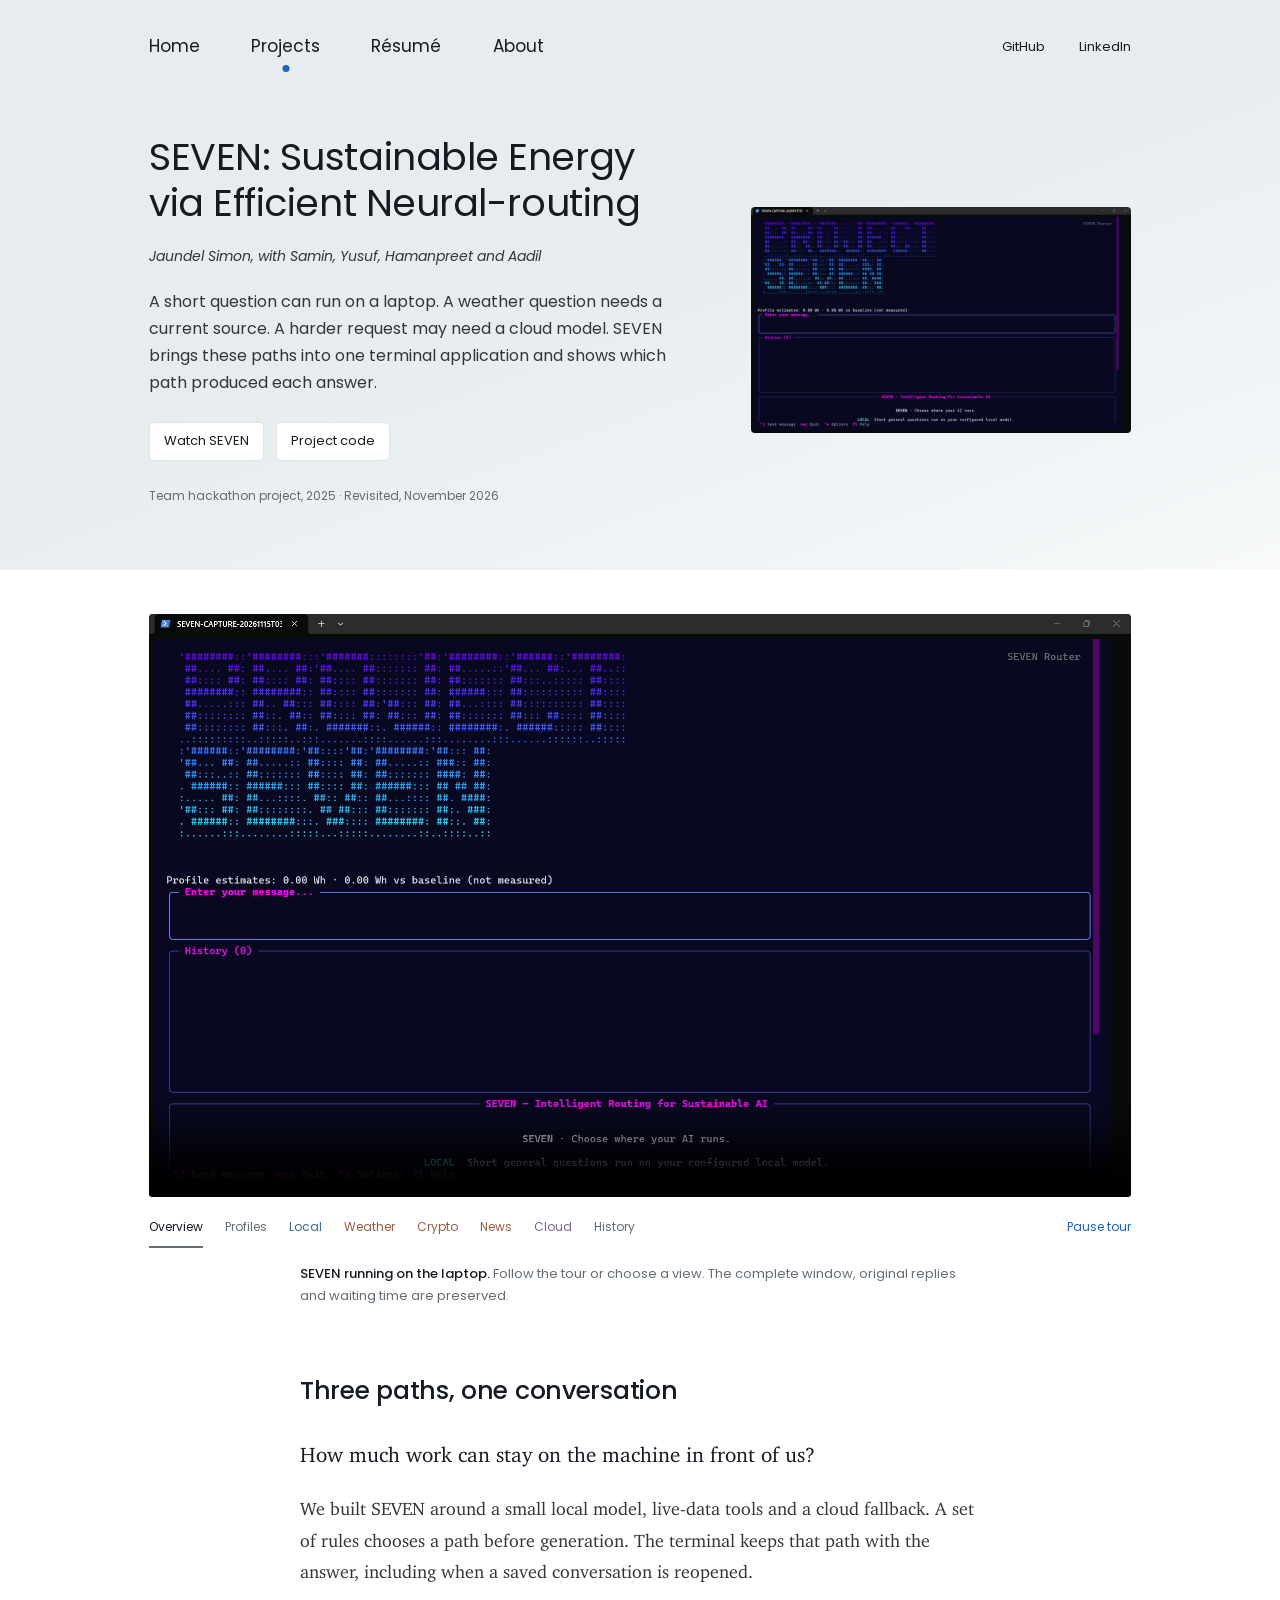
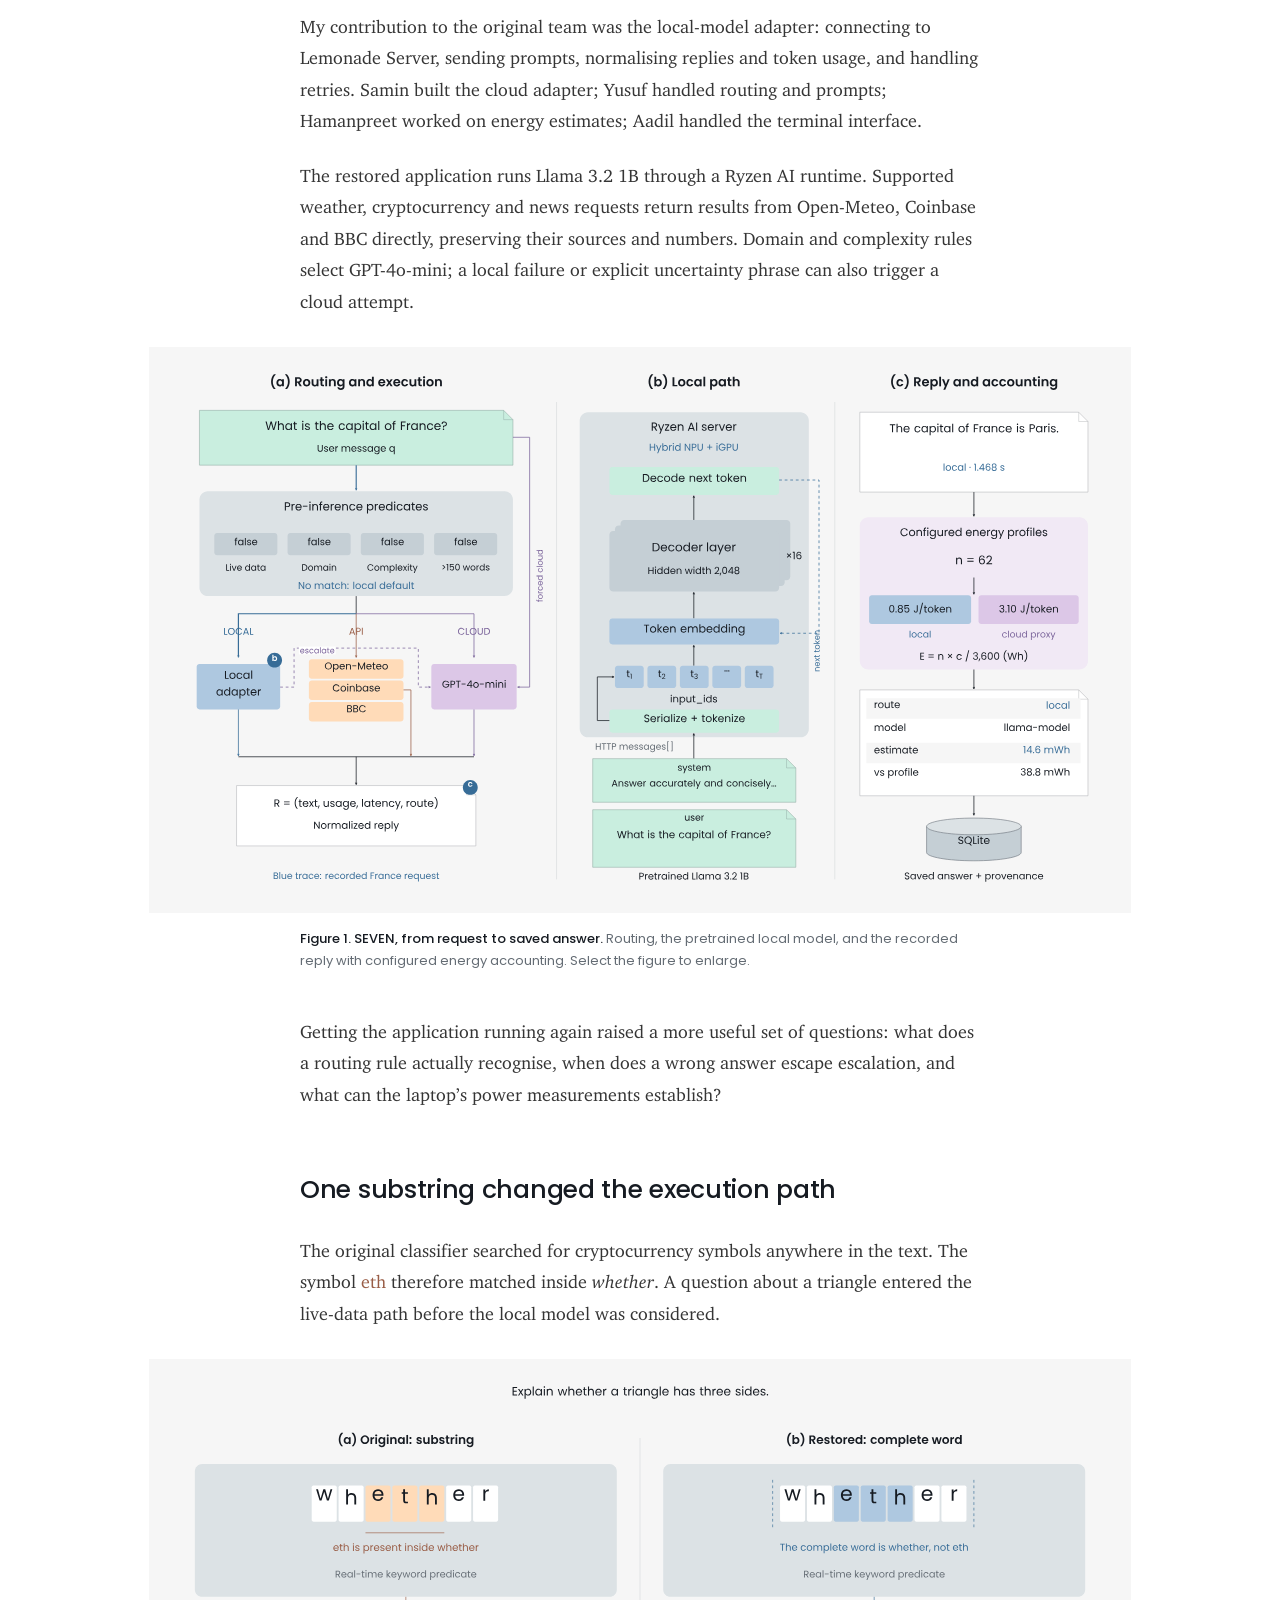
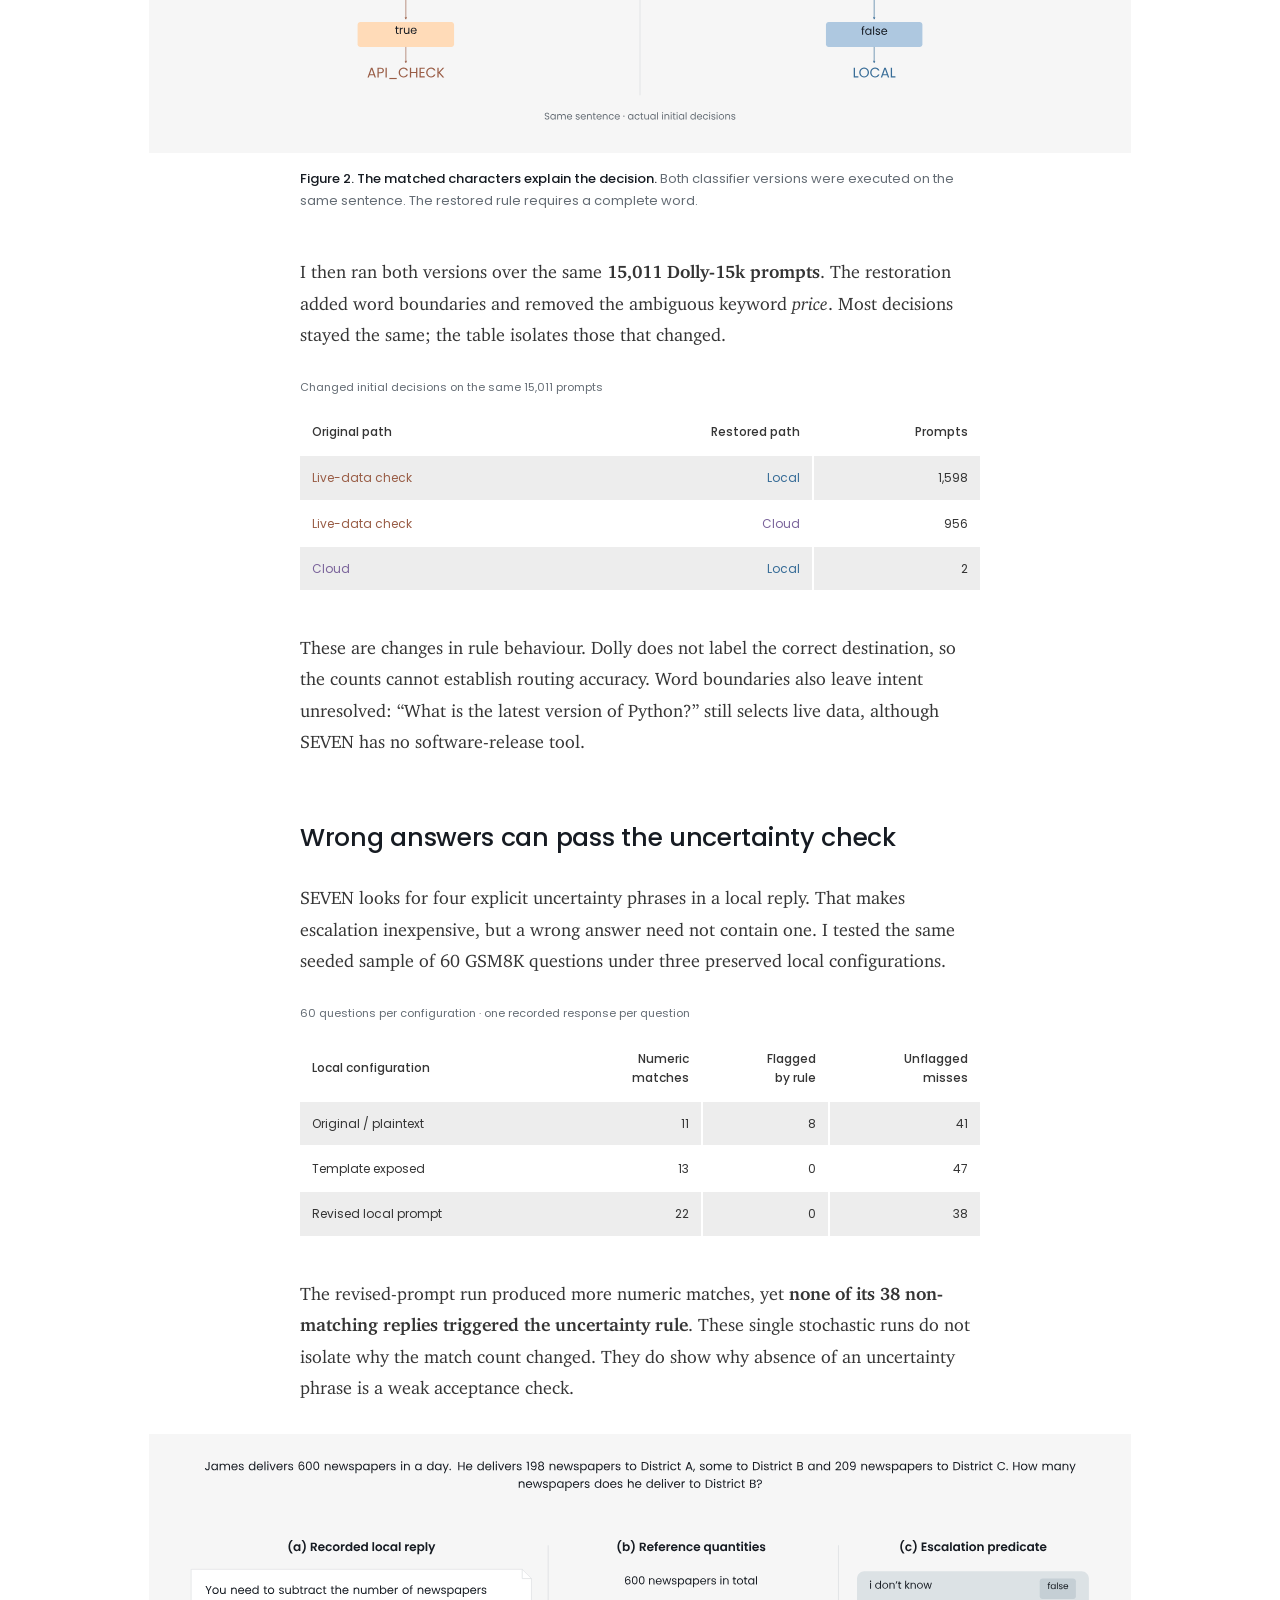
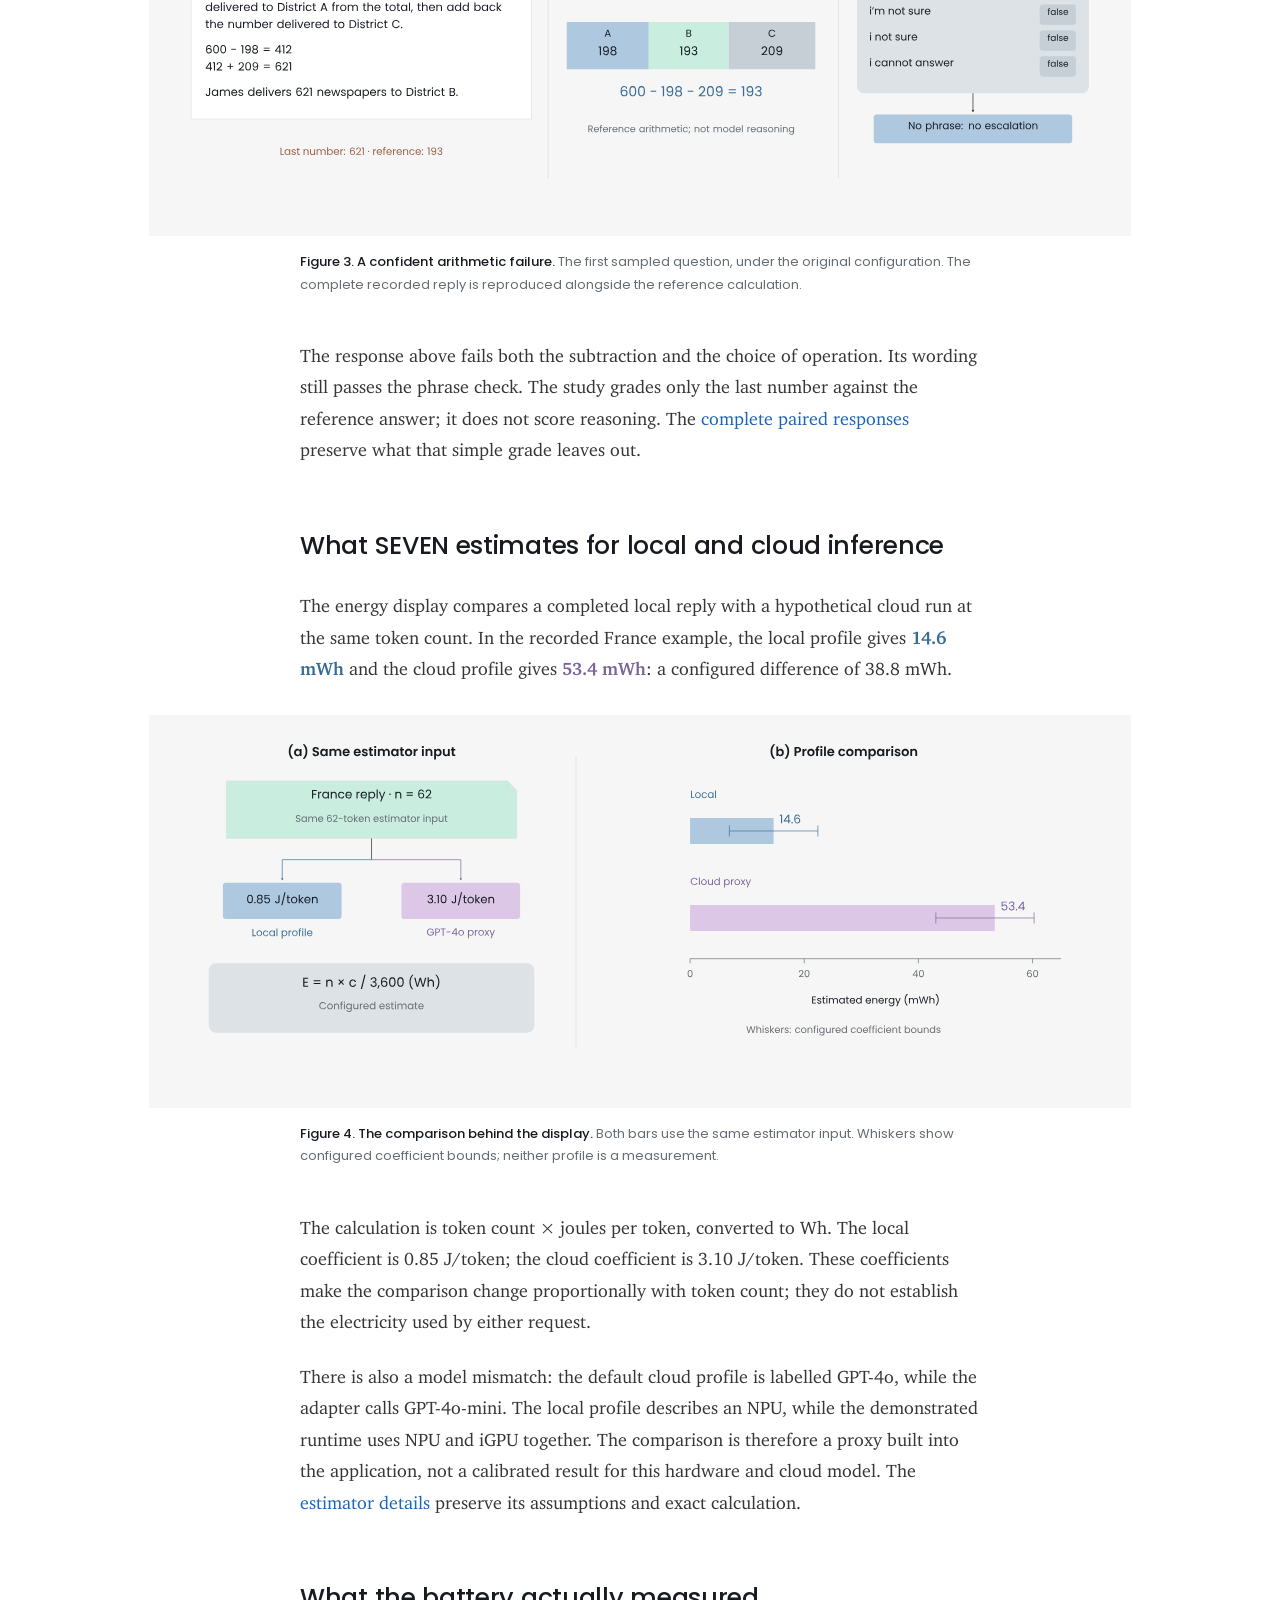
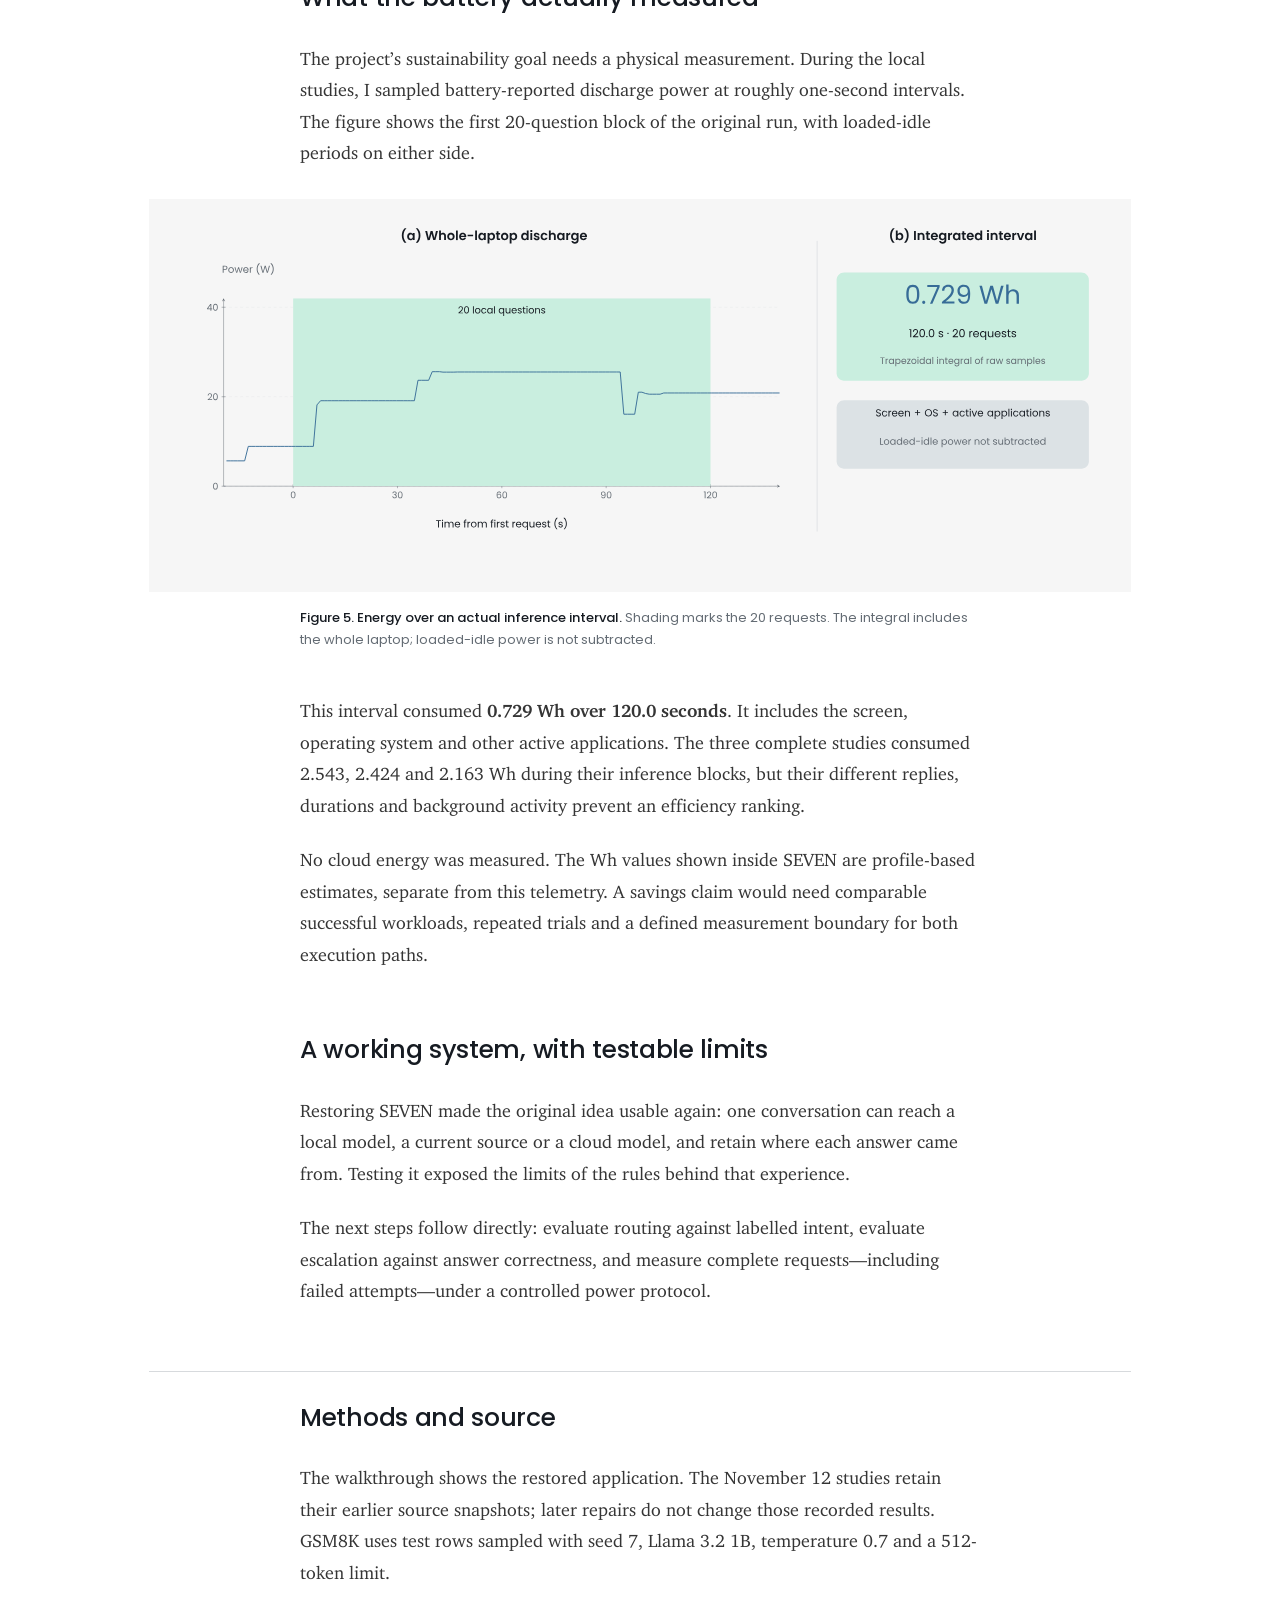
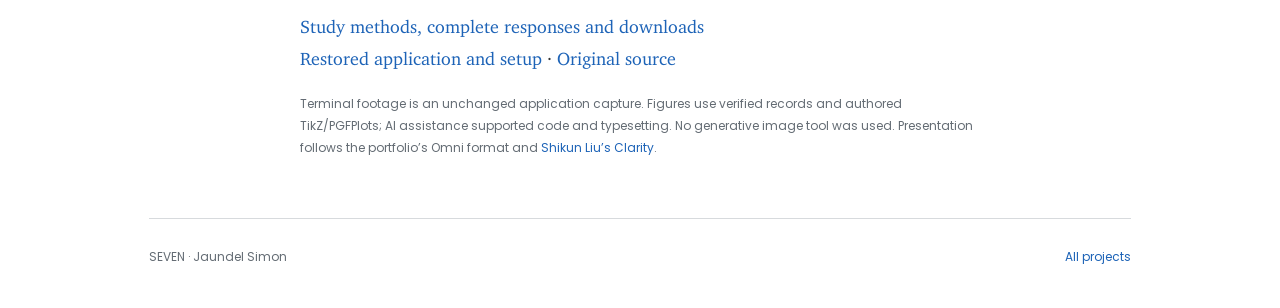
<file: index.html>
<!doctype html>
<html lang="en">
<head>
<meta charset="utf-8"><meta name="viewport" content="width=device-width,initial-scale=1">
<title>SEVEN: Sustainable Energy via Efficient Neural-routing — Jaundel Simon</title>
<meta name="description" content="A local-first AI terminal, restored and examined through real application footage, paired routing decisions and recorded answers.">
<meta property="og:title" content="SEVEN: Sustainable Energy via Efficient Neural-routing"><meta property="og:description" content="A working system, and what its routing and uncertainty rules actually do."><meta property="og:image" content="assets/demo/home.png">
<link rel="icon" href="data:,"><link rel="stylesheet" href="article.css?v=9606a0d8c2e0"><script src="article.js?v=3b95a5967d0a" defer></script>
</head>
<body>
<a class="skip" href="#article">Skip to article</a>
<div class="top">
<nav class="shell site-nav" aria-label="Primary navigation"><div class="nav-links"><a href="https://jaundel.github.io/">Home</a><a class="active" href="https://jaundel.github.io/projects.html">Projects</a><a href="https://jaundel.github.io/assets/Jaundel_Simon_Resume.pdf">Résumé</a><a href="https://jaundel.github.io/about.html">About</a></div><div class="social-links"><a href="https://github.com/Jaundel">GitHub</a><a href="https://www.linkedin.com/in/jaundelsimon/">LinkedIn</a></div></nav>
<header class="shell hero">
<div class="hero-copy">
<h1>SEVEN: Sustainable Energy via Efficient Neural-routing</h1>
<p class="byline">Jaundel Simon, with Samin, Yusuf, Hamanpreet and Aadil</p>
<p class="abstract">A short question can run on a laptop. A weather question needs a current source. A harder request may need a cloud model. SEVEN brings these paths into one terminal application and shows which path produced each answer.</p>
<div class="links"><a href="#demo">Watch SEVEN</a><a href="https://github.com/Jaundel/SEVEN">Project code</a></div>
<p class="venue">Team hackathon project, 2025 · Revisited, November 2026</p>
</div>
<figure class="hero-cover"><img src="assets/demo/home.png" width="1920" height="1140" alt="The original PROJECT SEVEN sign in the restored terminal application"></figure>
</header></div>
<main id="article">
<figure id="demo" class="shell demo-figure">
<div class="recording"><video id="seven-video" controls muted loop playsinline preload="metadata" poster="assets/demo/home.png" width="1920" height="1140" aria-label="SEVEN application tour"><source src="assets/demo/seven-full-window.mp4" type="video/mp4">Your browser cannot play this recording. <a href="assets/demo/seven-full-window.mp4">Open the recording.</a></video></div>
<div class="demo-navigation"><div id="chapters" class="chapters" role="group" aria-label="Choose a SEVEN view"><button type="button" data-chapter="home">Overview</button><button type="button" data-chapter="profile-selection">Profiles</button><button type="button" data-chapter="local-answer" class="local-view">Local</button><button type="button" data-chapter="live-weather" class="api-view">Weather</button><button type="button" data-chapter="live-crypto" class="api-view">Crypto</button><button type="button" data-chapter="live-news" class="api-view">News</button><button type="button" data-chapter="cloud-answer" class="cloud-view">Cloud</button><button type="button" data-chapter="reopened-history">History</button></div><button id="tour-toggle" type="button" aria-label="Play tour">Play tour</button></div>
<p id="video-status" class="video-status" role="status" hidden></p>
<figcaption><b>SEVEN running on the laptop.</b> Follow the tour or choose a view. The complete window, original replies and waiting time are preserved.</figcaption>
</figure>
<article>
<section id="system" class="shell">
<h2>Three paths, one conversation</h2>
<p class="lead">How much work can stay on the machine in front of us?</p>
<p>We built SEVEN around a small local model, live-data tools and a cloud fallback. A set of rules chooses a path before generation. The terminal keeps that path with the answer, including when a saved conversation is reopened.</p>
<p>My contribution to the original team was the local-model adapter: connecting to Lemonade Server, sending prompts, normalising replies and token usage, and handling retries. Samin built the cloud adapter; Yusuf handled routing and prompts; Hamanpreet worked on energy estimates; Aadil handled the terminal interface.</p>
<p>The restored application runs Llama 3.2 1B through a Ryzen AI runtime. Supported weather, cryptocurrency and news requests return results from Open-Meteo, Coinbase and BBC directly, preserving their sources and numbers. Domain and complexity rules select GPT-4o-mini; a local failure or explicit uncertainty phrase can also trigger a cloud attempt.</p>
<figure class="wide scientific system-figure"><a href="assets/figures/system-architecture.svg?v=fabe87002efc" target="_blank" rel="noopener" aria-label="Enlarge the SEVEN system figure"><picture><source media="(max-width:900px)" srcset="assets/figures/system-architecture-mobile.svg?v=fabe87002efc"><img src="assets/figures/system-architecture.svg?v=fabe87002efc" width="1020" height="575" loading="lazy" alt="Three-panel SEVEN architecture: routing predicates and the three execution paths; local message serialization, tokenization and the pretrained model's 16 decoder layers; the recorded France reply, configured estimates and SQLite persistence."></picture></a><figcaption><b>Figure 1. SEVEN, from request to saved answer.</b> Routing, the pretrained local model, and the recorded reply with configured energy accounting. Select the figure to enlarge.</figcaption></figure>
<p>Getting the application running again raised a more useful set of questions: what does a routing rule actually recognise, when does a wrong answer escape escalation, and what can the laptop’s power measurements establish?</p>
</section>
<section id="routing" class="shell">
<h2>One substring changed the execution path</h2>
<p>The original classifier searched for cryptocurrency symbols anywhere in the text. The symbol <span class="api-text">eth</span> therefore matched inside <em>whether</em>. A question about a triangle entered the live-data path before the local model was considered.</p>
<figure class="wide scientific"><a href="assets/figures/routing-rule.svg?v=abd2644c33ef" target="_blank" rel="noopener" aria-label="Enlarge the routing rule figure"><picture><source media="(max-width:600px)" srcset="assets/figures/routing-rule-mobile.svg?v=bff3e09291ae"><img src="assets/figures/routing-rule.svg?v=abd2644c33ef" width="1020" height="390" loading="lazy" alt="The original substring rule finds eth inside whether and selects live data. The restored word-boundary rule finds no match and selects the local model."></picture></a><figcaption><b>Figure 2. The matched characters explain the decision.</b> Both classifier versions were executed on the same sentence. The restored rule requires a complete word.</figcaption></figure>
<p>I then ran both versions over the same <strong>15,011 Dolly-15k prompts</strong>. The restoration added word boundaries and removed the ambiguous keyword <em>price</em>. Most decisions stayed the same; the table isolates those that changed.</p>
<div class="table-wrap narrow"><table id="routing-table"><caption>Changed initial decisions on the same 15,011 prompts</caption><thead><tr><th scope="col">Original path</th><th scope="col">Restored path</th><th scope="col">Prompts</th></tr></thead><tbody><tr><th scope="row" class="api-text">Live-data check</th><td class="local-text">Local</td><td>1,598</td></tr><tr><th scope="row" class="api-text">Live-data check</th><td class="cloud-text">Cloud</td><td>956</td></tr><tr><th scope="row" class="cloud-text">Cloud</th><td class="local-text">Local</td><td>2</td></tr></tbody></table></div>
<p>These are changes in rule behaviour. Dolly does not label the correct destination, so the counts cannot establish routing accuracy. Word boundaries also leave intent unresolved: “What is the latest version of Python?” still selects live data, although SEVEN has no software-release tool.</p>
</section>
<section id="answers" class="shell">
<h2>Wrong answers can pass the uncertainty check</h2>
<p>SEVEN looks for four explicit uncertainty phrases in a local reply. That makes escalation inexpensive, but a wrong answer need not contain one. I tested the same seeded sample of 60 GSM8K questions under three preserved local configurations.</p>
<div class="table-wrap narrow"><table id="quality-table"><caption>60 questions per configuration · one recorded response per question</caption><thead><tr><th scope="col">Local configuration</th><th scope="col">Numeric<br>matches</th><th scope="col">Flagged<br>by rule</th><th scope="col">Unflagged<br>misses</th></tr></thead><tbody><tr><th scope="row">Original / plaintext</th><td>11</td><td>8</td><td>41</td></tr><tr><th scope="row">Template exposed</th><td>13</td><td>0</td><td>47</td></tr><tr><th scope="row">Revised local prompt</th><td>22</td><td>0</td><td>38</td></tr></tbody></table></div>
<p>The revised-prompt run produced more numeric matches, yet <strong>none of its 38 non-matching replies triggered the uncertainty rule</strong>. These single stochastic runs do not isolate why the match count changed. They do show why absence of an uncertainty phrase is a weak acceptance check.</p>
<figure class="wide scientific"><a href="assets/figures/answer-case.svg?v=55b3541dc6b2" target="_blank" rel="noopener" aria-label="Enlarge the answer case figure"><picture><source media="(max-width:600px)" srcset="assets/figures/answer-case-mobile.svg?v=aef2ed6c2591"><img src="assets/figures/answer-case.svg?v=55b3541dc6b2" width="1020" height="400" loading="lazy" alt="First sampled question: distribute 600 newspapers after 198 and 209 deliveries. The complete original local reply incorrectly answers 621 without uncertainty. The reference calculation gives 193."></picture></a><figcaption><b>Figure 3. A confident arithmetic failure.</b> The first sampled question, under the original configuration. The complete recorded reply is reproduced alongside the reference calculation.</figcaption></figure>
<p>The response above fails both the subtraction and the choice of operation. Its wording still passes the phrase check. The study grades only the last number against the reference answer; it does not score reasoning. The <a href="supplement.html#responses">complete paired responses</a> preserve what that simple grade leaves out.</p>
</section>
<section id="energy" class="shell">
<h2>What SEVEN estimates for local and cloud inference</h2>
<p>The energy display compares a completed local reply with a hypothetical cloud run at the same token count. In the recorded France example, the local profile gives <span class="local-text"><strong>14.6 mWh</strong></span> and the cloud profile gives <span class="cloud-text"><strong>53.4 mWh</strong></span>: a configured difference of 38.8 mWh.</p>
<figure class="wide scientific"><a href="assets/figures/energy-comparison.svg?v=7e23437d2711" target="_blank" rel="noopener" aria-label="Enlarge the energy comparison figure"><picture><source media="(max-width:600px)" srcset="assets/figures/energy-comparison-mobile.svg?v=f0616d3b5ae5"><img src="assets/figures/energy-comparison.svg?v=7e23437d2711" width="1020" height="390" loading="lazy" alt="Configured comparison for the France example at an estimator input of 62 tokens. Local profile: 14.6 milliwatt-hours. GPT-4o cloud proxy: 53.4 milliwatt-hours. Whiskers show configured coefficient bounds. These are estimates, not measured cloud energy."></picture></a><figcaption><b>Figure 4. The comparison behind the display.</b> Both bars use the same estimator input. Whiskers show configured coefficient bounds; neither profile is a measurement.</figcaption></figure>
<p>The calculation is token count × joules per token, converted to Wh. The local coefficient is 0.85 J/token; the cloud coefficient is 3.10 J/token. These coefficients make the comparison change proportionally with token count; they do not establish the electricity used by either request.</p>
<p>There is also a model mismatch: the default cloud profile is labelled GPT-4o, while the adapter calls GPT-4o-mini. The local profile describes an NPU, while the demonstrated runtime uses NPU and iGPU together. The comparison is therefore a proxy built into the application, not a calibrated result for this hardware and cloud model. The <a href="supplement.html#estimates">estimator details</a> preserve its assumptions and exact calculation.</p>
</section>
<section id="measurement" class="shell">
<h2>What the battery actually measured</h2>
<p>The project’s sustainability goal needs a physical measurement. During the local studies, I sampled battery-reported discharge power at roughly one-second intervals. The figure shows the first 20-question block of the original run, with loaded-idle periods on either side.</p>
<figure class="wide scientific"><a href="assets/figures/power-interval.svg?v=63a42b449529" target="_blank" rel="noopener" aria-label="Enlarge the power interval figure"><picture><source media="(max-width:600px)" srcset="assets/figures/power-interval-mobile.svg?v=fe4b1e4f22af"><img src="assets/figures/power-interval.svg?v=63a42b449529" width="1020" height="390" loading="lazy" alt="Whole-laptop power samples surrounding the first original inference block. The 20-question interval lasts 120.0 seconds and integrates to 0.729 watt-hours. Display, operating system and other applications are included."></picture></a><figcaption><b>Figure 5. Energy over an actual inference interval.</b> Shading marks the 20 requests. The integral includes the whole laptop; loaded-idle power is not subtracted.</figcaption></figure>
<p>This interval consumed <strong>0.729 Wh over 120.0 seconds</strong>. It includes the screen, operating system and other active applications. The three complete studies consumed 2.543, 2.424 and 2.163 Wh during their inference blocks, but their different replies, durations and background activity prevent an efficiency ranking.</p>
<p>No cloud energy was measured. The Wh values shown inside SEVEN are profile-based estimates, separate from this telemetry. A savings claim would need comparable successful workloads, repeated trials and a defined measurement boundary for both execution paths.</p>
</section>
<section id="next" class="shell">
<h2>A working system, with testable limits</h2>
<p>Restoring SEVEN made the original idea usable again: one conversation can reach a local model, a current source or a cloud model, and retain where each answer came from. Testing it exposed the limits of the rules behind that experience.</p>
<p>The next steps follow directly: evaluate routing against labelled intent, evaluate escalation against answer correctness, and measure complete requests—including failed attempts—under a controlled power protocol.</p>
</section>
<section id="methods" class="shell methods">
<h2>Methods and source</h2>
<p>The walkthrough shows the restored application. The November 12 studies retain their earlier source snapshots; later repairs do not change those recorded results. GSM8K uses test rows sampled with seed 7, Llama 3.2 1B, temperature 0.7 and a 512-token limit.</p>
<p><a href="supplement.html">Study methods, complete responses and downloads</a><br><a href="evidence/demo/restored-source.zip" download>Restored application and setup</a> · <a href="https://github.com/Jaundel/SEVEN/tree/713203c0c59fe478a01c6c7ac9a24bb3d86e3bef">Original source</a></p>
<p class="small">Terminal footage is an unchanged application capture. Figures use verified records and authored TikZ/PGFPlots; AI assistance supported code and typesetting. No generative image tool was used. Presentation follows the portfolio’s Omni format and <a href="https://shikun.io/projects/clarity">Shikun Liu’s Clarity</a>.</p>
</section>
</article></main>
<footer class="shell foot"><p>SEVEN · Jaundel Simon</p><a href="https://jaundel.github.io/projects.html">All projects</a></footer>
</body></html>
</file>
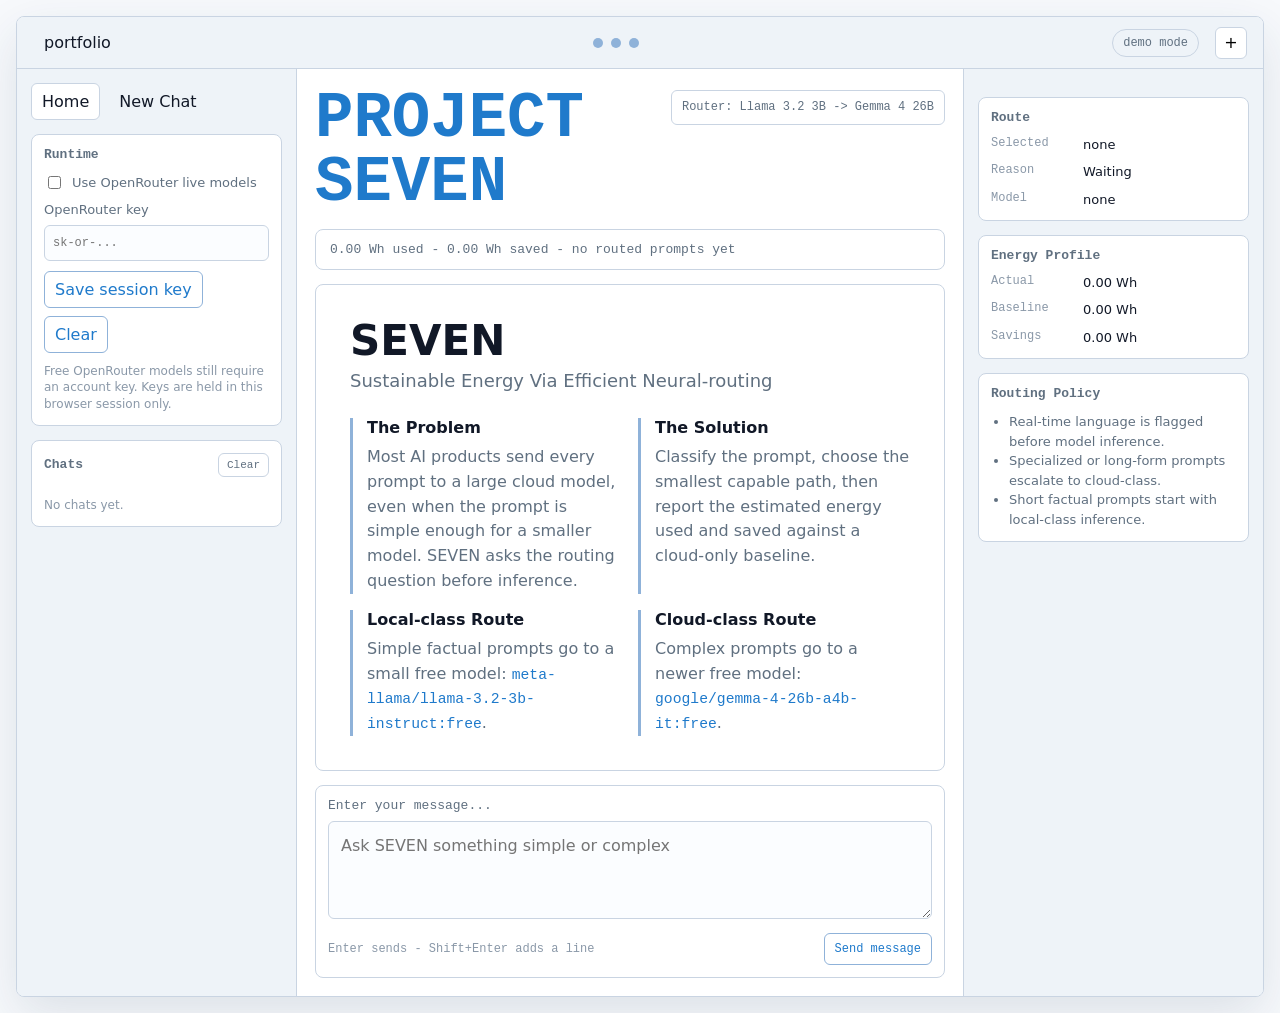
<file: demo/index.html>
<!DOCTYPE html>
<html lang="en">
<head>
  <meta charset="UTF-8" />
  <meta name="viewport" content="width=device-width, initial-scale=1.0" />
  <meta name="description" content="SEVEN browser demo: an energy-aware AI router inspired by the Elia terminal interface." />
  <meta name="theme-color" content="#f7f9fc" />
  <title>SEVEN Web Console</title>
  <link rel="manifest" href="manifest.webmanifest" />
  <link rel="stylesheet" href="style.css?v=6" />
</head>
<body>
  <div class="app-shell" data-view="home">
    <header class="top-bar">
      <a class="back-link" href="https://jaundel.github.io/projects.html">portfolio</a>
      <div class="window-controls" aria-hidden="true"><span></span><span></span><span></span></div>
      <div class="runtime-pill" id="runtime-pill">demo mode</div>
      <button class="icon-button" id="install-button" type="button" hidden title="Install SEVEN">
        <span aria-hidden="true">+</span><span class="sr-only">Install SEVEN</span>
      </button>
    </header>

    <main class="console-grid">
      <aside class="sidebar" aria-label="Chat navigation">
        <div class="sidebar-head">
          <button class="text-button active" id="home-button" type="button">Home</button>
          <button class="text-button" id="new-chat-button" type="button">New Chat</button>
        </div>

        <section class="config-panel" aria-label="Runtime configuration">
          <h2>Runtime</h2>
          <label class="toggle-row"><input id="live-toggle" type="checkbox" /><span>Use OpenRouter live models</span></label>
          <label class="key-field"><span>OpenRouter key</span><input id="api-key-input" type="password" autocomplete="off" placeholder="sk-or-..." /></label>
          <div class="config-actions">
            <button id="save-key-button" type="button">Save session key</button>
            <button id="clear-key-button" type="button">Clear</button>
          </div>
          <p class="fine-print">Free OpenRouter models still require an account key. Keys are held in this browser session only.</p>
        </section>

        <section class="chat-list-panel" aria-label="Saved chats">
          <div class="panel-title-row">
            <h2>Chats</h2>
            <button class="mini-button" id="clear-chats-button" type="button">Clear</button>
          </div>
          <div class="chat-list" id="chat-list"></div>
        </section>
      </aside>

      <section class="main-console">
        <section class="home-screen" id="home-screen" aria-label="SEVEN home">
          <header class="app-header">
            <pre class="ascii-logo" aria-label="PROJECT SEVEN">PROJECT SEVEN</pre>
            <p class="model-label" id="model-label">Router: Llama 3.2 3B -> Gemma 4 26B</p>
          </header>

          <div class="energy-strip" id="global-energy">0.00 Wh used - 0.00 Wh saved - no routed prompts yet</div>

          <article class="welcome-box">
            <h1>SEVEN</h1>
            <p class="lead">Sustainable Energy Via Efficient Neural-routing</p>
            <div class="welcome-grid">
              <section>
                <h2>The Problem</h2>
                <p>Most AI products send every prompt to a large cloud model, even when the prompt is simple enough for a smaller model. SEVEN asks the routing question before inference.</p>
              </section>
              <section>
                <h2>The Solution</h2>
                <p>Classify the prompt, choose the smallest capable path, then report the estimated energy used and saved against a cloud-only baseline.</p>
              </section>
              <section>
                <h2>Local-class Route</h2>
                <p>Simple factual prompts go to a small free model: <code>meta-llama/llama-3.2-3b-instruct:free</code>.</p>
              </section>
              <section>
                <h2>Cloud-class Route</h2>
                <p>Complex prompts go to a newer free model: <code>google/gemma-4-26b-a4b-it:free</code>.</p>
              </section>
            </div>
          </article>

          <form class="prompt-box" id="home-prompt-form">
            <label for="home-prompt">Enter your message...</label>
            <textarea id="home-prompt" rows="3" placeholder="Ask SEVEN something simple or complex"></textarea>
            <div class="prompt-actions"><span>Enter sends - Shift+Enter adds a line</span><button type="submit">Send message</button></div>
          </form>
        </section>

        <section class="chat-screen" id="chat-screen" aria-label="SEVEN chat" hidden>
          <header class="chat-header">
            <button class="text-button" id="close-chat-button" type="button">Home</button>
            <div>
              <h1 id="chat-title">Empty chat</h1>
              <p id="chat-model-static">Router: local-class first</p>
            </div>
            <div class="chat-energy" id="chat-energy-static">0.00 Wh used - 0.00 Wh saved</div>
          </header>

          <div class="status-line" id="status-line" hidden><span class="status-dot"></span><span id="status-text">routing</span></div>
          <div class="chat-container" id="chat-container"></div>

          <form class="prompt-box chat-prompt" id="chat-prompt-form">
            <label for="chat-prompt">Enter your message...</label>
            <textarea id="chat-prompt" rows="3" placeholder="Continue this SEVEN chat"></textarea>
            <div class="prompt-actions"><span>Enter sends - Shift+Enter adds a line</span><button type="submit">Send message</button></div>
          </form>
        </section>
      </section>

      <aside class="inspector" aria-label="Route details">
        <section>
          <h2>Route</h2>
          <dl id="route-details">
            <div><dt>Selected</dt><dd>none</dd></div>
            <div><dt>Reason</dt><dd>waiting</dd></div>
            <div><dt>Model</dt><dd>none</dd></div>
          </dl>
        </section>
        <section>
          <h2>Energy Profile</h2>
          <dl id="energy-details">
            <div><dt>Actual</dt><dd>0.00 Wh</dd></div>
            <div><dt>Baseline</dt><dd>0.00 Wh</dd></div>
            <div><dt>Savings</dt><dd>0.00 Wh</dd></div>
          </dl>
        </section>
        <section>
          <h2>Routing Policy</h2>
          <ul class="policy-list">
            <li>Real-time language is flagged before model inference.</li>
            <li>Specialized or long-form prompts escalate to cloud-class.</li>
            <li>Short factual prompts start with local-class inference.</li>
          </ul>
        </section>
      </aside>
    </main>
  </div>

  <script type="module" src="src/app.js?v=6"></script>
</body>
</html>
</file>
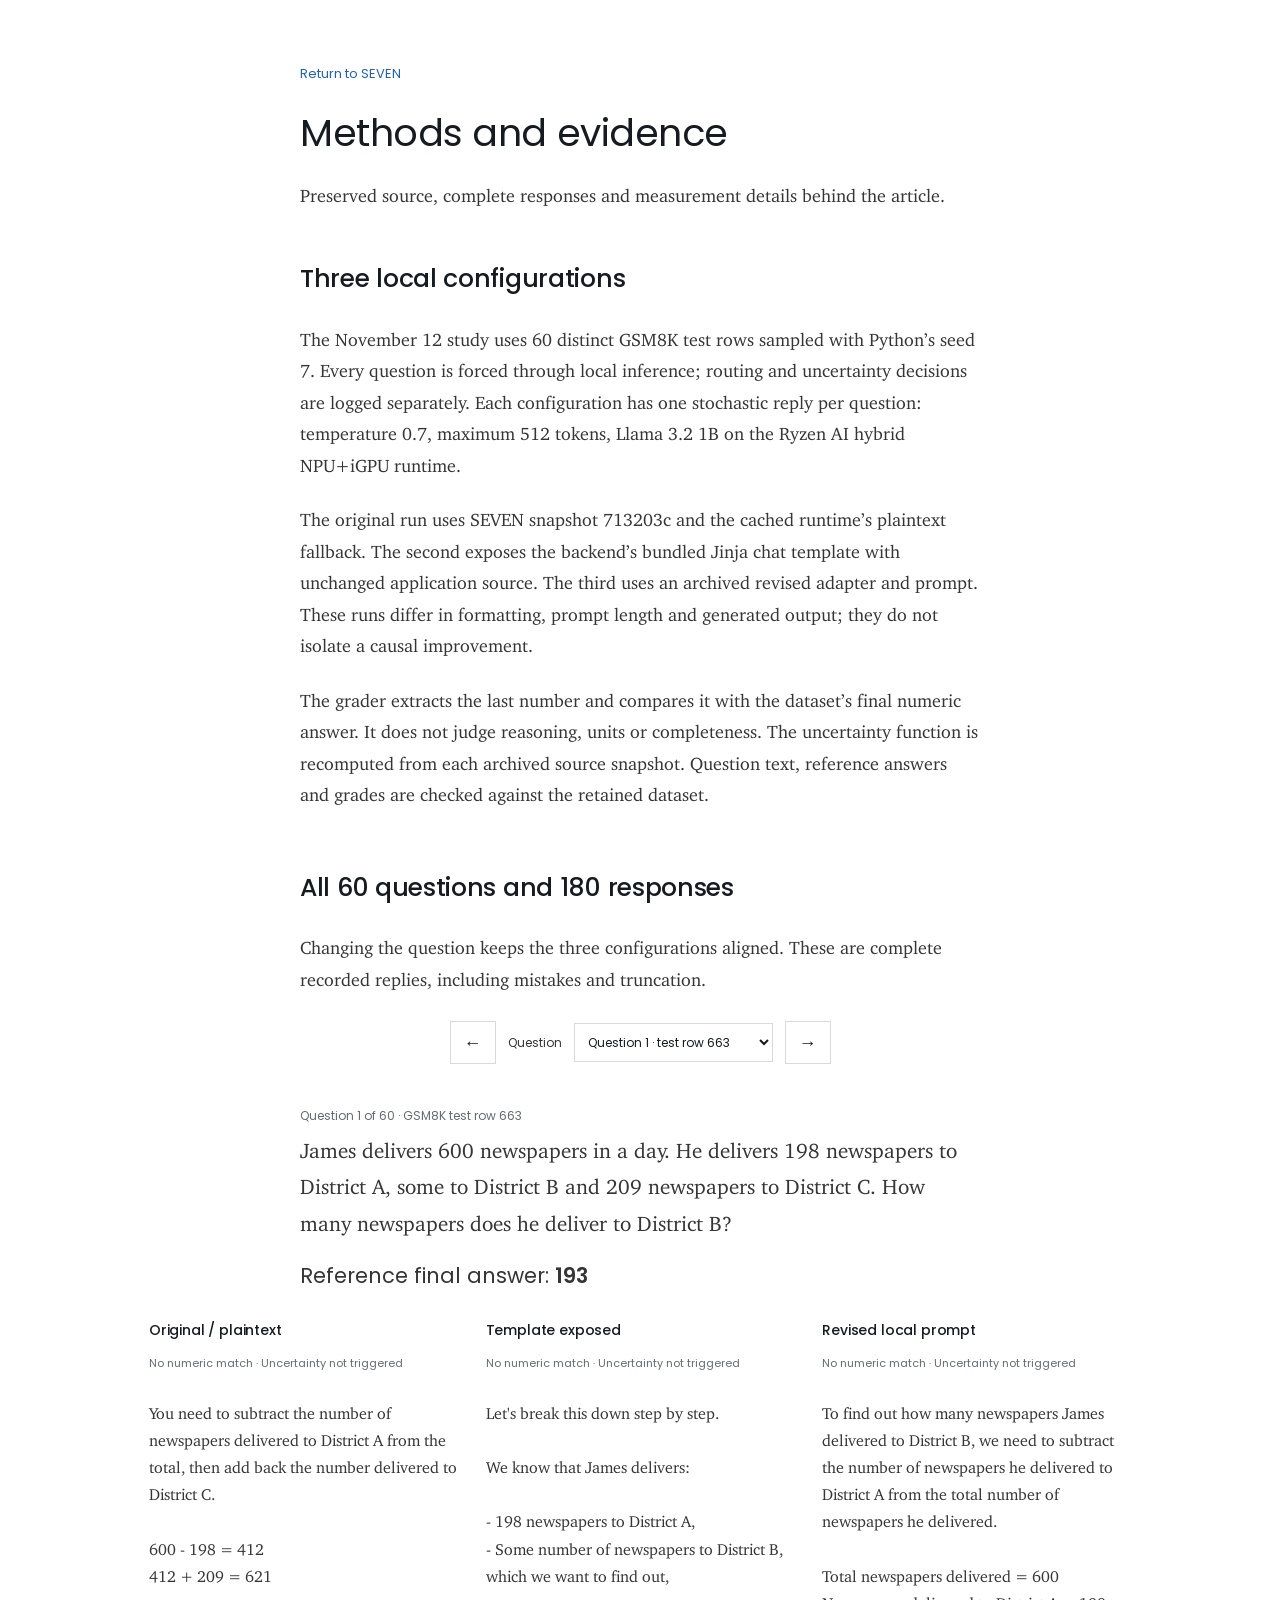
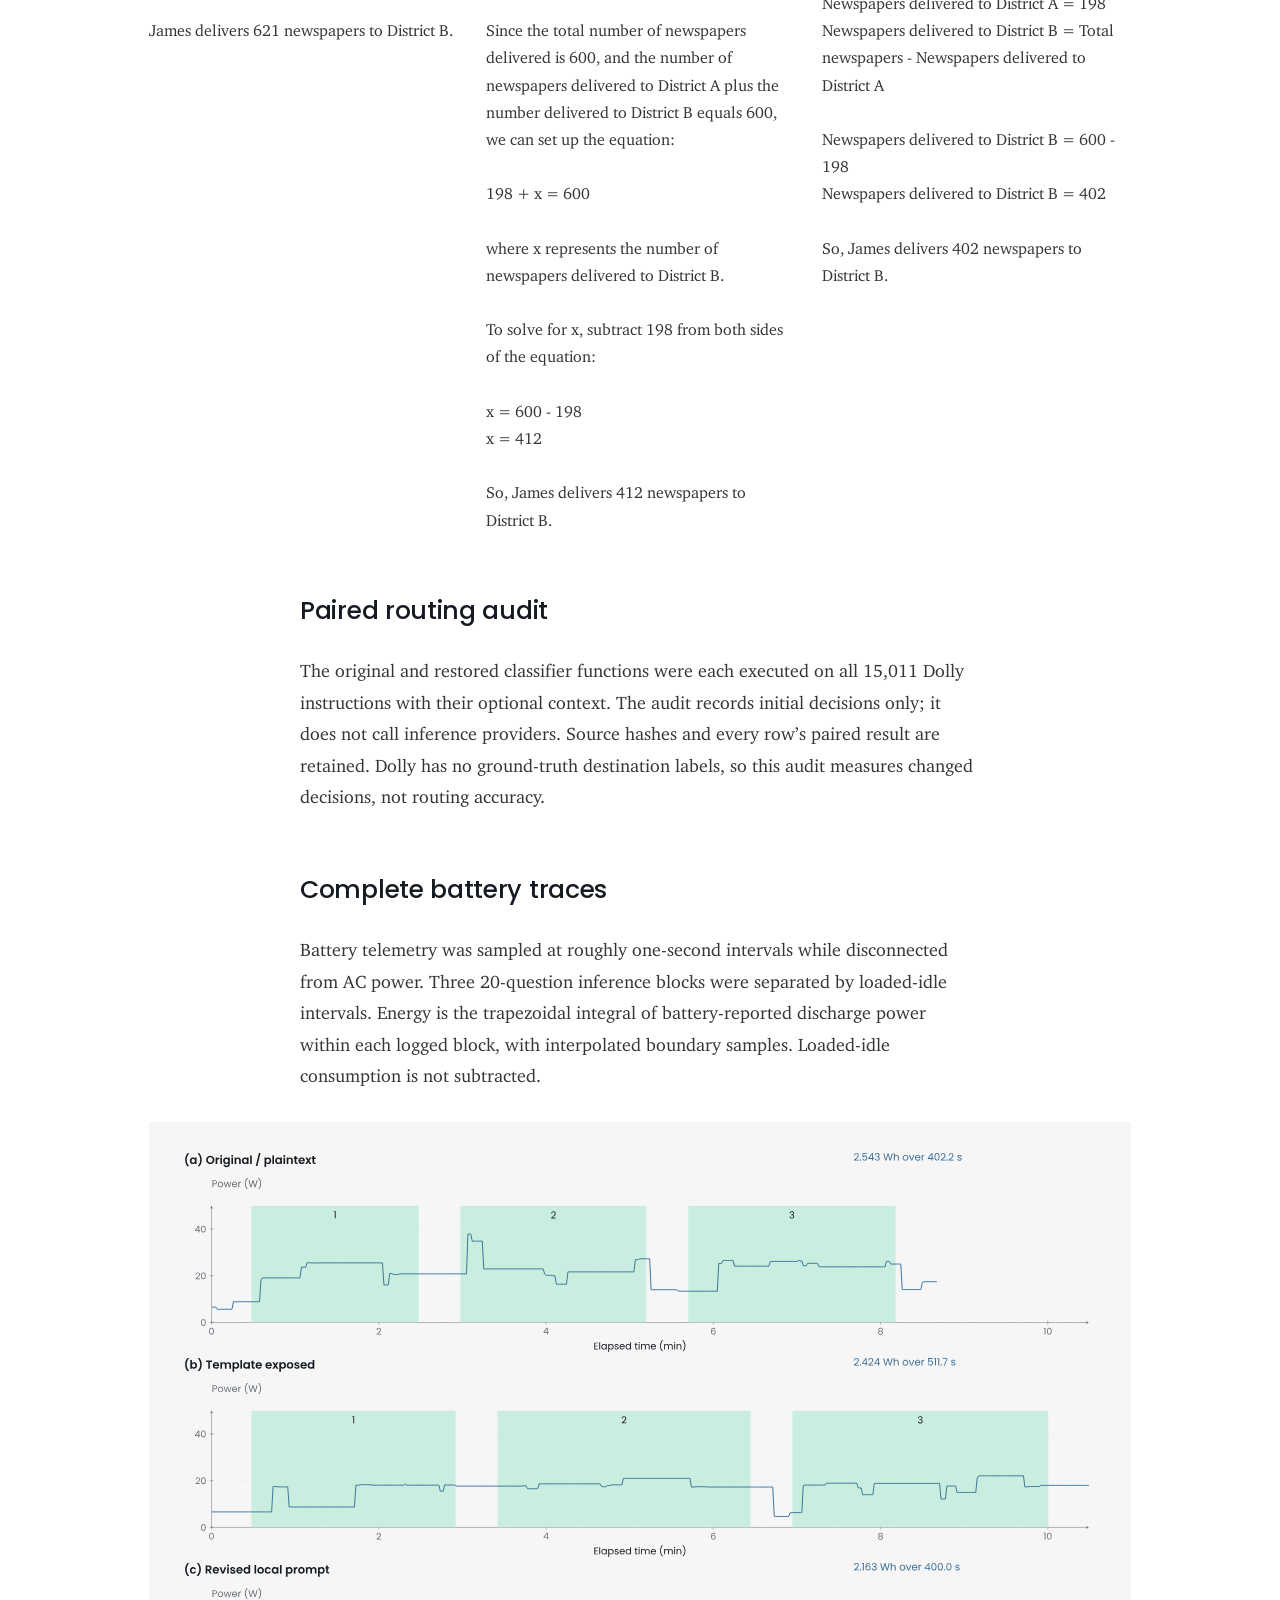
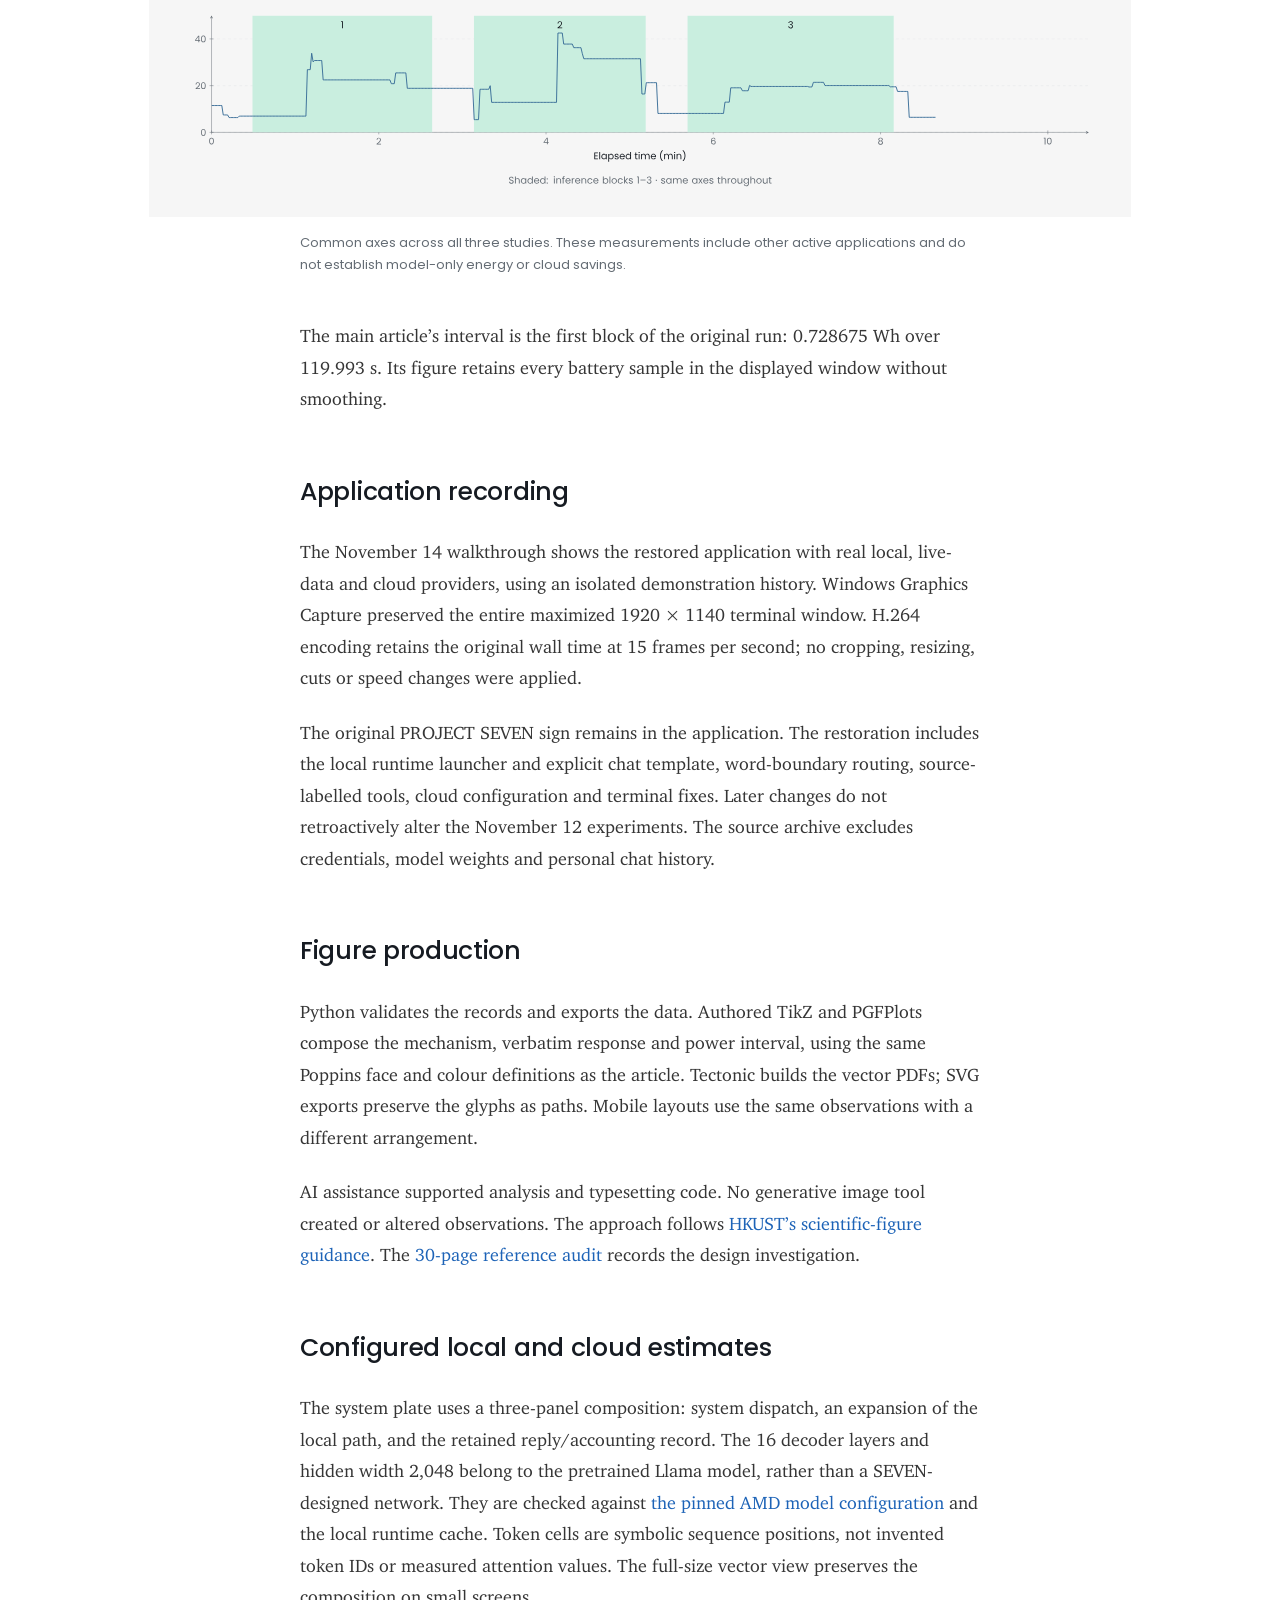
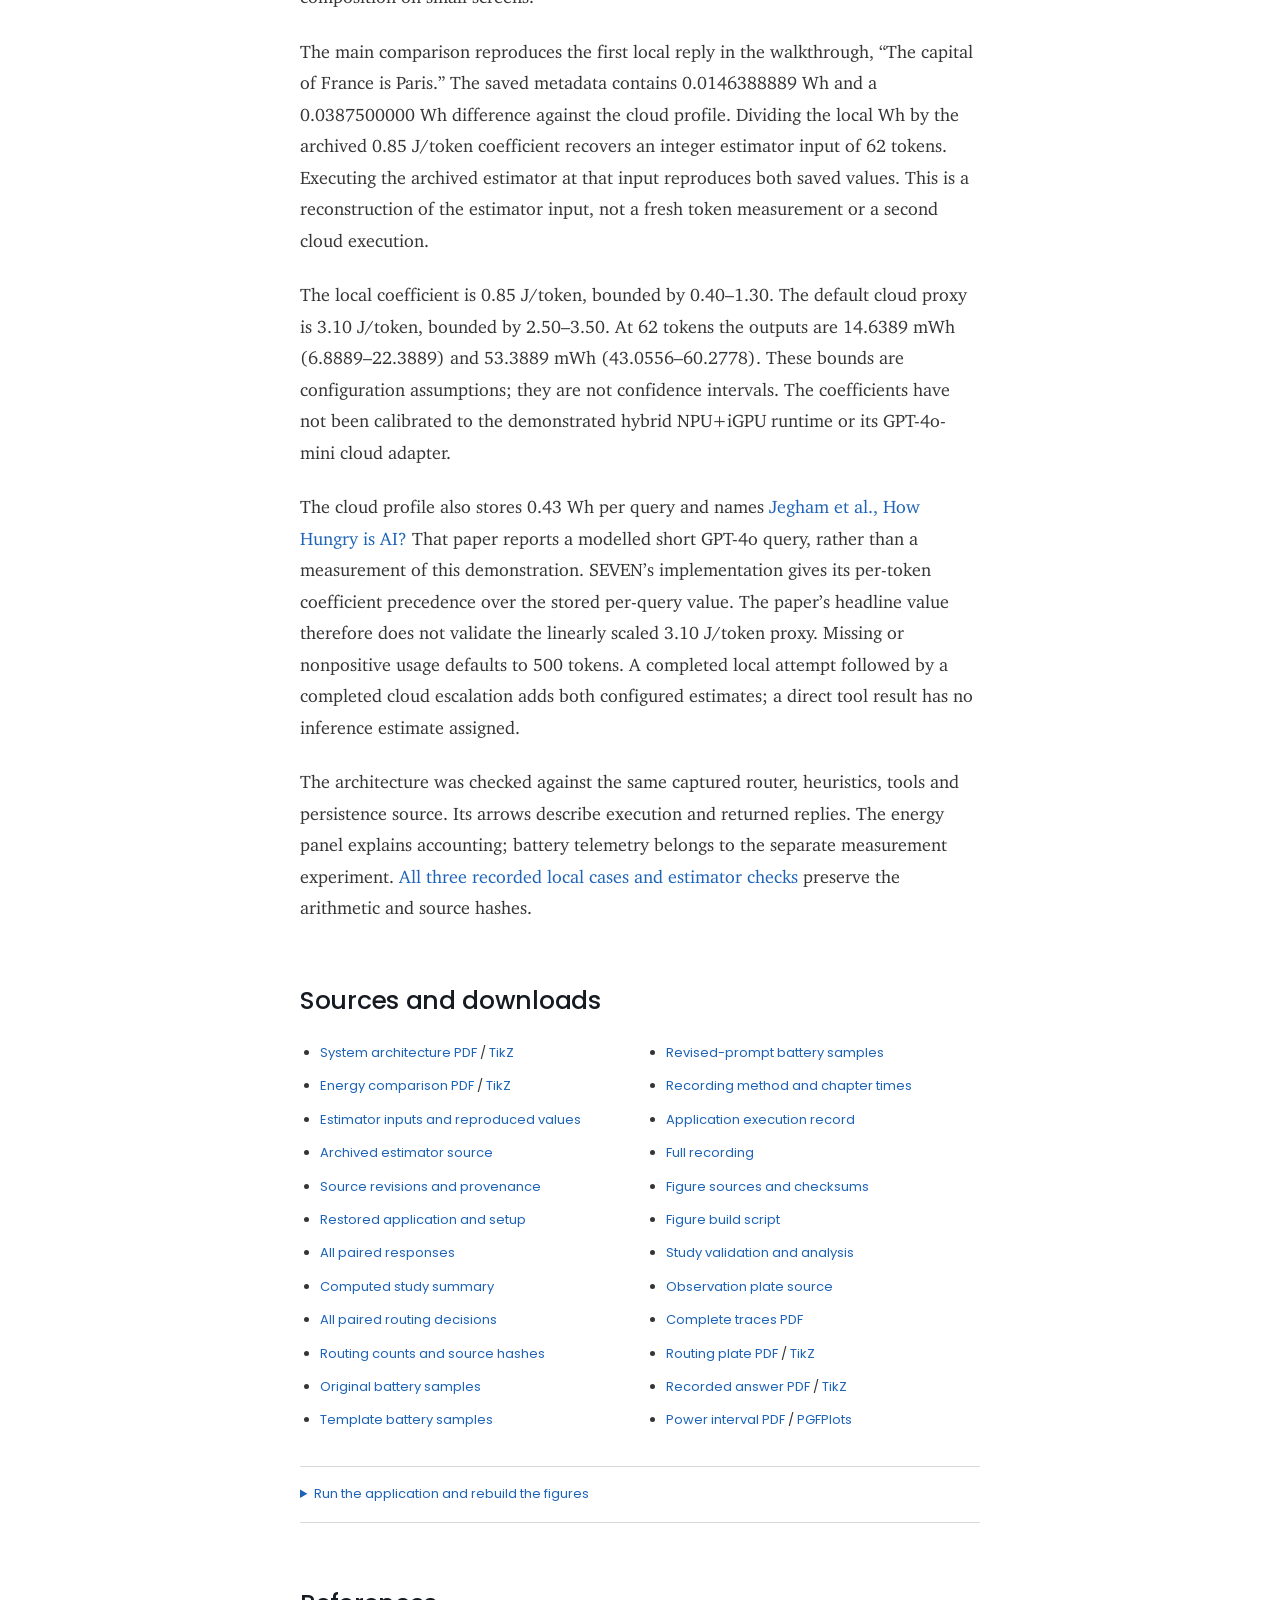
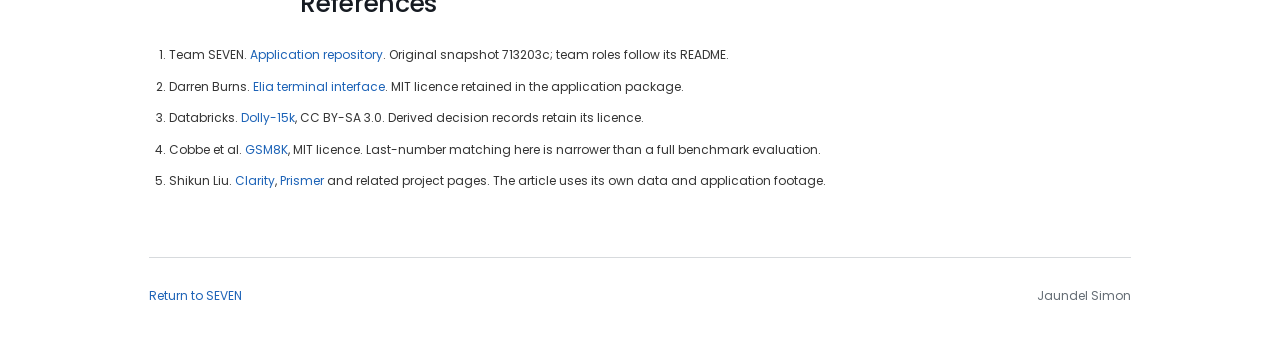
<file: supplement.html>
<!doctype html>
<html lang="en"><head><meta charset="utf-8"><meta name="viewport" content="width=device-width,initial-scale=1"><title>SEVEN — Methods and evidence</title><link rel="icon" href="data:,"><link rel="stylesheet" href="article.css?v=9606a0d8c2e0"><script src="article.js?v=3b95a5967d0a" defer></script></head>
<body><main class="shell supplement">
<header><a class="back" href="index.html">Return to SEVEN</a><h1>Methods and evidence</h1><p>Preserved source, complete responses and measurement details behind the article.</p></header>
<section id="methods"><h2>Three local configurations</h2><p>The November 12 study uses 60 distinct GSM8K test rows sampled with Python’s seed 7. Every question is forced through local inference; routing and uncertainty decisions are logged separately. Each configuration has one stochastic reply per question: temperature 0.7, maximum 512 tokens, Llama 3.2 1B on the Ryzen AI hybrid NPU+iGPU runtime.</p><p>The original run uses SEVEN snapshot 713203c and the cached runtime’s plaintext fallback. The second exposes the backend’s bundled Jinja chat template with unchanged application source. The third uses an archived revised adapter and prompt. These runs differ in formatting, prompt length and generated output; they do not isolate a causal improvement.</p><p>The grader extracts the last number and compares it with the dataset’s final numeric answer. It does not judge reasoning, units or completeness. The uncertainty function is recomputed from each archived source snapshot. Question text, reference answers and grades are checked against the retained dataset.</p></section>
<section id="responses"><h2>All 60 questions and 180 responses</h2><p>Changing the question keeps the three configurations aligned. These are complete recorded replies, including mistakes and truncation.</p><div class="answer-controls"><button id="answer-prev" type="button" aria-label="Previous question">←</button><label for="answer-select">Question</label><select id="answer-select"></select><button id="answer-next" type="button" aria-label="Next question">→</button></div><div class="question-block"><span id="answer-position" class="small"></span><p id="answer-question" aria-live="polite"></p><p class="reference-answer">Reference final answer: <strong id="answer-reference"></strong></p></div><div id="answer-columns" class="answer-columns"></div></section>
<section id="routing"><h2>Paired routing audit</h2><p>The original and restored classifier functions were each executed on all 15,011 Dolly instructions with their optional context. The audit records initial decisions only; it does not call inference providers. Source hashes and every row’s paired result are retained. Dolly has no ground-truth destination labels, so this audit measures changed decisions, not routing accuracy.</p></section>
<section id="power"><h2>Complete battery traces</h2><p>Battery telemetry was sampled at roughly one-second intervals while disconnected from AC power. Three 20-question inference blocks were separated by loaded-idle intervals. Energy is the trapezoidal integral of battery-reported discharge power within each logged block, with interpolated boundary samples. Loaded-idle consumption is not subtracted.</p><figure class="wide scientific"><a href="assets/figures/battery-test.svg?v=599536ce867b" target="_blank" rel="noopener" aria-label="Enlarge complete battery traces"><picture><source media="(max-width:600px)" srcset="assets/figures/battery-test-mobile.svg?v=673c5d10c0ca"><img src="assets/figures/battery-test.svg?v=599536ce867b" width="1020" height="715" loading="lazy" alt="Complete whole-laptop power traces for the original, template-exposed and revised-prompt studies, with inference blocks shaded and identical axes"></picture></a><figcaption>Common axes across all three studies. These measurements include other active applications and do not establish model-only energy or cloud savings.</figcaption></figure><p>The main article’s interval is the first block of the original run: 0.728675 Wh over 119.993 s. Its figure retains every battery sample in the displayed window without smoothing.</p></section>
<section id="capture"><h2>Application recording</h2><p>The November 14 walkthrough shows the restored application with real local, live-data and cloud providers, using an isolated demonstration history. Windows Graphics Capture preserved the entire maximized 1920 × 1140 terminal window. H.264 encoding retains the original wall time at 15 frames per second; no cropping, resizing, cuts or speed changes were applied.</p><p>The original PROJECT SEVEN sign remains in the application. The restoration includes the local runtime launcher and explicit chat template, word-boundary routing, source-labelled tools, cloud configuration and terminal fixes. Later changes do not retroactively alter the November 12 experiments. The source archive excludes credentials, model weights and personal chat history.</p></section>
<section id="figures"><h2>Figure production</h2><p>Python validates the records and exports the data. Authored TikZ and PGFPlots compose the mechanism, verbatim response and power interval, using the same Poppins face and colour definitions as the article. Tectonic builds the vector PDFs; SVG exports preserve the glyphs as paths. Mobile layouts use the same observations with a different arrangement.</p><p>AI assistance supported analysis and typesetting code. No generative image tool created or altered observations. The approach follows <a href="https://library.hkust.edu.hk/news-events/news/using-ai-create-scientific-figures-responsibly">HKUST’s scientific-figure guidance</a>. The <a href="evidence/FIGURE_AUDIT.md">30-page reference audit</a> records the design investigation.</p></section>
<section id="estimates"><h2>Configured local and cloud estimates</h2>
<p>The system plate uses a three-panel composition: system dispatch, an expansion of the local path, and the retained reply/accounting record. The 16 decoder layers and hidden width 2,048 belong to the pretrained Llama model, rather than a SEVEN-designed network. They are checked against <a href="evidence/model/source.json">the pinned AMD model configuration</a> and the local runtime cache. Token cells are symbolic sequence positions, not invented token IDs or measured attention values. The full-size vector view preserves the composition on small screens.</p>
<p>The main comparison reproduces the first local reply in the walkthrough, “The capital of France is Paris.” The saved metadata contains 0.0146388889 Wh and a 0.0387500000 Wh difference against the cloud profile. Dividing the local Wh by the archived 0.85 J/token coefficient recovers an integer estimator input of 62 tokens. Executing the archived estimator at that input reproduces both saved values. This is a reconstruction of the estimator input, not a fresh token measurement or a second cloud execution.</p>
<p>The local coefficient is 0.85 J/token, bounded by 0.40–1.30. The default cloud proxy is 3.10 J/token, bounded by 2.50–3.50. At 62 tokens the outputs are 14.6389 mWh (6.8889–22.3889) and 53.3889 mWh (43.0556–60.2778). These bounds are configuration assumptions; they are not confidence intervals. The coefficients have not been calibrated to the demonstrated hybrid NPU+iGPU runtime or its GPT-4o-mini cloud adapter.</p>
<p>The cloud profile also stores 0.43 Wh per query and names <a href="https://arxiv.org/abs/2505.09598v1">Jegham et al., How Hungry is AI?</a> That paper reports a modelled short GPT-4o query, rather than a measurement of this demonstration. SEVEN’s implementation gives its per-token coefficient precedence over the stored per-query value. The paper’s headline value therefore does not validate the linearly scaled 3.10 J/token proxy. Missing or nonpositive usage defaults to 500 tokens. A completed local attempt followed by a completed cloud escalation adds both configured estimates; a direct tool result has no inference estimate assigned.</p>
<p>The architecture was checked against the same captured router, heuristics, tools and persistence source. Its arrows describe execution and returned replies. The energy panel explains accounting; battery telemetry belongs to the separate measurement experiment. <a href="data/energy-comparison.json">All three recorded local cases and estimator checks</a> preserve the arithmetic and source hashes.</p>
</section>
<section id="downloads"><h2>Sources and downloads</h2><ul class="downloads">
<li><a href="assets/figures/system-architecture.pdf">System architecture PDF</a> / <a href="evidence/figures/system-architecture.tex">TikZ</a></li><li><a href="assets/figures/energy-comparison.pdf">Energy comparison PDF</a> / <a href="evidence/figures/energy-comparison.tex">TikZ</a></li><li><a href="data/energy-comparison.json">Estimator inputs and reproduced values</a></li><li><a href="evidence/system_figures.py">Archived estimator source</a></li>
<li><a href="evidence/PROVENANCE.md">Source revisions and provenance</a></li><li><a href="evidence/demo/restored-source.zip" download>Restored application and setup</a></li><li><a href="data/answers.json">All paired responses</a></li><li><a href="data/study-summary.json">Computed study summary</a></li><li><a href="evidence/results/router-2026-11-14/decisions.csv">All paired routing decisions</a></li><li><a href="evidence/results/router-2026-11-14/summary.json">Routing counts and source hashes</a></li><li><a href="evidence/results/2026-11-12/battery.csv">Original battery samples</a></li><li><a href="evidence/results/2026-11-12-templated/battery.csv">Template battery samples</a></li><li><a href="evidence/results/2026-11-12-restored/battery.csv">Revised-prompt battery samples</a></li><li><a href="evidence/demo/manifest.json">Recording method and chapter times</a></li><li><a href="evidence/demo/report.json">Application execution record</a></li><li><a href="assets/demo/seven-full-window.mp4">Full recording</a></li><li><a href="evidence/publication-figures.json">Figure sources and checksums</a></li><li><a href="evidence/build_publication_figures.py">Figure build script</a></li><li><a href="evidence/analyse_study.py">Study validation and analysis</a></li><li><a href="evidence/observation_plates.py">Observation plate source</a></li><li><a href="assets/figures/battery-test.pdf">Complete traces PDF</a></li><li><a href="assets/figures/routing-rule.pdf">Routing plate PDF</a> / <a href="evidence/figures/routing-rule.tex">TikZ</a></li><li><a href="assets/figures/answer-case.pdf">Recorded answer PDF</a> / <a href="evidence/figures/answer-case.tex">TikZ</a></li><li><a href="assets/figures/power-interval.pdf">Power interval PDF</a> / <a href="evidence/figures/power-interval.tex">PGFPlots</a></li>
</ul><details><summary>Run the application and rebuild the figures</summary><pre><code># Restored SEVEN checkout
.\Start-SEVEN.ps1 -Doctor -Json
.\Start-SEVEN.ps1 -Ask "What is the capital of France?" -NoEscalate -Json
.\Start-SEVEN.ps1

# Article checkout; Python dependencies and Tectonic required
python evidence/analyse_study.py
python evidence/build_publication_figures.py
python evidence/verify_article.py
python evidence/serve_preview.py</code></pre><p>Use <code>--tectonic PATH</code> when the compiler is outside PATH. The preview server supports native video seeking. Figure builds use archived observations and do not contact a provider. Live weather, prices and news naturally change. <a href="evidence/requirements.txt">Python dependencies</a>.</p></details></section>
<section id="references"><h2>References</h2><ol class="references"><li>Team SEVEN. <a href="https://github.com/Jaundel/SEVEN">Application repository</a>. Original snapshot 713203c; team roles follow its README.</li><li>Darren Burns. <a href="https://github.com/darrenburns/elia">Elia terminal interface</a>. MIT licence retained in the application package.</li><li>Databricks. <a href="https://huggingface.co/datasets/databricks/databricks-dolly-15k">Dolly-15k</a>, CC BY-SA 3.0. Derived decision records retain its licence.</li><li>Cobbe et al. <a href="https://github.com/openai/grade-school-math">GSM8K</a>, MIT licence. Last-number matching here is narrower than a full benchmark evaluation.</li><li>Shikun Liu. <a href="https://shikun.io/projects/clarity">Clarity</a>, <a href="https://shikun.io/projects/prismer">Prismer</a> and related project pages. The article uses its own data and application footage.</li></ol></section>
</main><footer class="shell foot"><a href="index.html">Return to SEVEN</a><p>Jaundel Simon</p></footer></body></html>
</file>
<file: article.css>
@import url('article-tokens.css?v=932d807ca691');
:root{--column:680px;--wide:982px}
*{box-sizing:border-box}
html{scroll-behavior:smooth;scroll-padding-top:32px}
body{margin:0;background:white;color:var(--text);font:400 18px/1.75 var(--serif);-webkit-font-smoothing:antialiased;text-rendering:optimizeLegibility}
a{color:var(--link);text-decoration:none;text-underline-offset:3px}a:hover{text-decoration:underline}
:is(a,button,select,summary):focus-visible{outline:2px solid var(--link);outline-offset:4px}
img,video{display:block;max-width:100%;height:auto}picture{display:block}
h1,h2,h3,nav,.byline,.abstract,.links,.venue,figcaption,button,table,.small,footer,.chapters,select,summary{font-family:var(--sans)}
h1,h2,h3{font-weight:500;line-height:1.3;letter-spacing:-.012em;color:var(--ink)}
h1{font-size:38px;font-weight:400;line-height:1.2;margin:0 0 20px}h2{font-size:25px;margin:0 0 24px}h3{font-size:19px;margin:30px 0 16px}
p{margin:0 0 23px}strong{font-weight:700}button{cursor:pointer;color:var(--ink)}
.shell{width:min(var(--wide),calc(100% - 48px));margin-inline:auto}.narrow{max-width:var(--column);margin-inline:auto}.wide{max-width:var(--wide);margin-inline:auto}
article>section{margin:68px auto 0}article>section>:is(h2,h3,p,details,.narrow){max-width:var(--column);margin-inline:auto}
.top{background:linear-gradient(160deg,var(--tint) 0%,var(--tint) 45%,#f7f9fa 100%)}
.site-nav{display:flex;justify-content:space-between;align-items:center;min-height:78px;padding-top:15px;font-size:17px;line-height:1}.site-nav a{color:var(--ink)}
.nav-links{display:flex;gap:clamp(25px,4vw,56px)}.social-links{display:flex;gap:34px;font-size:13px}
.site-nav .active{position:relative}.site-nav .active:after{content:'';position:absolute;left:50%;bottom:-17px;width:7px;height:7px;transform:translateX(-50%);background:var(--link);border-radius:50%}
.hero{display:grid;grid-template-columns:minmax(0,1fr) 380px;gap:56px;align-items:center;padding:56px 0 64px}.hero-copy{min-width:0}
.byline{font-size:14px;font-style:italic;line-height:1.6;margin-bottom:20px}.abstract{font-size:16px;line-height:1.7;margin-bottom:26px}
.links{display:flex;gap:12px;flex-wrap:wrap;font-size:13px;margin-bottom:25px}.links a{background:white;border:1px solid #e1e5e8;border-radius:5px;padding:9px 14px;color:var(--ink);line-height:1.4}
.venue{font-size:12px;line-height:1.7;color:var(--muted);margin:0}.hero-cover{width:100%;margin:0}.hero-cover img{border-radius:4px}
.lead{font-size:21px;line-height:1.65;color:var(--ink)}
figure{margin:34px auto 40px}figure img{width:100%}figcaption{max-width:var(--column);font-size:13px;line-height:1.7;margin:15px auto 0;color:var(--muted)}figcaption b{font-weight:500;color:var(--ink)}
.demo-figure{margin-top:44px;margin-bottom:64px}.recording{overflow:hidden;background:#09091e;border-radius:4px}.recording video{width:100%;aspect-ratio:1920/1140;object-fit:contain}
.demo-navigation{display:flex;align-items:start;justify-content:space-between;gap:18px;margin-top:14px;font:12px/1.5 var(--sans)}
.chapters{display:flex;align-items:center;gap:8px 22px;flex-wrap:wrap;font-size:12px;line-height:1.5}
.chapters button{--accent:var(--muted);position:relative;padding:7px 0 10px;border:0;border-bottom:2px solid transparent;background:none;color:var(--accent);font-size:12px;line-height:1.5}
.chapters .local-view{--accent:var(--local)}.chapters .api-view{--accent:var(--api)}.chapters .cloud-view{--accent:var(--cloud)}
.chapters button[aria-pressed=true]{border-bottom-color:var(--accent);color:var(--ink)}
.chapters button[aria-pressed=true]:after{content:'';position:absolute;bottom:-2px;left:0;height:2px;width:calc(var(--progress,0)*100%);background:var(--accent);filter:brightness(.7)}
#tour-toggle{padding:7px 0;flex:none;border:0;background:none;color:var(--link);font-size:12px;line-height:1.5}
.video-status{font:12px/1.6 var(--sans);color:var(--muted);margin:12px 0 0}.video-status[hidden]{display:none}
.scientific picture{background:var(--wash);padding:16px 18px}.scientific figcaption{max-width:var(--column);margin:15px auto 0;padding:0}
.api-text{color:var(--api)}.local-text{color:var(--local)}.cloud-text{color:var(--cloud)}
.table-wrap{margin:32px auto 36px}table{width:100%;border-collapse:collapse;font-size:12px;line-height:1.6;font-variant-numeric:tabular-nums}
caption{text-align:left;color:var(--muted);font-size:11px;padding-bottom:14px}th,td{text-align:right;padding:12px;vertical-align:middle;border:0}th{font-weight:500}th:first-child,td:first-child{text-align:left}thead th{padding-bottom:15px}tbody th{font-weight:400}tbody tr:nth-child(odd){background:#ededed}tbody tr{border-bottom:2px solid white}td+td,th+th{border-left:2px solid white}
.small{font-size:12px;line-height:1.8;color:var(--muted)}.methods{padding-top:30px;border-top:1px solid var(--line)}
.foot{display:flex;justify-content:space-between;gap:24px;border-top:1px solid var(--line);margin-top:60px;padding:28px 0 40px;font:12px/1.7 var(--sans);color:var(--muted)}.foot p{margin:0}
.skip{position:absolute;top:-80px;left:16px;padding:10px;background:white;z-index:5}.skip:focus{top:16px}
.supplement{padding-top:52px}.supplement>header{max-width:var(--column);margin:0 auto 56px}.supplement>section{margin-bottom:65px}.supplement>section>:is(h2,h3,p,ul,details){max-width:var(--column);margin-inline:auto}
.back{font:13px var(--sans);display:inline-block;margin-bottom:26px}.answer-controls{display:flex;align-items:center;justify-content:center;gap:12px;margin:30px 0;font:12px var(--sans)}
select{max-width:100%;padding:9px;border:1px solid var(--line);background:white;font-size:12px;color:var(--ink)}.answer-controls button{border:1px solid var(--line);background:white;padding:7px 13px;font-size:18px}
.question-block{max-width:var(--column);margin:30px auto}.question-block>p{font-size:21px}.reference-answer{font:13px var(--sans)}
.answer-columns{display:grid;grid-template-columns:repeat(3,minmax(0,1fr));gap:28px}.answer{min-width:0}.answer h3{font-size:14px;margin:0 0 16px}.answer-grade{font:11px/1.6 var(--sans);color:var(--muted)}.answer blockquote{margin:0;font:16px/1.7 var(--serif);white-space:pre-line;overflow-wrap:anywhere}
details{padding:16px 0;border-top:1px solid var(--line);border-bottom:1px solid var(--line);margin:24px 0}summary{color:var(--link);font-size:13px;cursor:pointer}details p{margin-top:18px}pre{overflow:auto;padding:20px;background:var(--wash);font:12px/1.8 Consolas,monospace}code{font:.85em Consolas,monospace}.downloads{columns:2;column-gap:32px;font:13px/1.8 var(--sans);padding-left:20px}.downloads li{margin-bottom:10px;break-inside:avoid}
.trace{overflow:auto}.trace img{min-width:760px}.references{font:12px/1.8 var(--sans);padding-left:20px}.references li{margin-bottom:10px}
@media(max-width:1000px){.hero{grid-template-columns:minmax(0,1fr) 34%;gap:36px}.site-nav{font-size:15px}.social-links{gap:22px}}
@media(max-width:760px){.hero{grid-template-columns:1fr;gap:32px;padding:45px 0}.hero-cover{max-width:500px}.site-nav{font-size:13px}.nav-links{gap:24px}.social-links{gap:15px;font-size:11px}.answer-columns{grid-template-columns:1fr;gap:40px}}
@media(max-width:600px){body{font-size:18px;line-height:1.72}.shell{width:calc(100% - 36px)}.social-links{display:none}.site-nav{min-height:65px;padding-top:8px}.nav-links{justify-content:space-between;width:100%;gap:18px}.hero{padding:40px 0 42px}h1{font-size:34px}h2{font-size:23px;line-height:1.35}.abstract{font-size:15px}.byline{font-size:13px}.demo-figure{margin-top:28px;margin-bottom:50px}.chapters{gap:10px 19px}.chapters>span{display:none}figcaption{font-size:12px}.scientific{padding:8px 0 0}.scientific picture{margin:0}.scientific figcaption{margin:0;padding:15px 0 0}article>section{margin-top:52px}.lead{font-size:21px}.table-wrap{margin-block:26px}table{font-size:10px}th,td{padding:10px 6px}caption{font-size:10px}.downloads{columns:1}.foot{font-size:11px}.question-block>p{font-size:20px}}
@media(max-width:600px){.scientific{padding:0}.scientific picture{padding:8px 0}.scientific figcaption{padding:0;margin:15px auto 0}table{font-size:11.5px;table-layout:fixed}th:first-child{width:41%}#quality-table th:first-child{width:36%}th,td{padding:10px 5px}caption{font-size:11px}}
@media(prefers-reduced-motion:reduce){html{scroll-behavior:auto}}
.scientific>a{display:block;cursor:zoom-in}
@media(max-width:600px){.demo-navigation{flex-direction:column;gap:2px}.chapters{column-gap:20px;row-gap:2px}.chapters button{min-height:40px}.scientific picture{padding:8px 0}}
</file>
<file: demo/style.css>
:root {
  color-scheme: light;
  --bg: #f7f9fc;
  --surface: #ffffff;
  --surface-2: #eef3f8;
  --text: #111827;
  --muted: #607080;
  --faint: #8a98a8;
  --border: #c9d4e2;
  --border-strong: #8fb2d9;
  --accent: #1f7acb;
  --shadow: 0 18px 50px rgba(34, 57, 86, .12);
  --mono: "Cascadia Mono", "SFMono-Regular", Consolas, "Liberation Mono", monospace;
  --sans: Inter, ui-sans-serif, system-ui, -apple-system, BlinkMacSystemFont, "Segoe UI", sans-serif;
}
* { box-sizing: border-box; }
body { margin: 0; background: var(--bg); color: var(--text); font-family: var(--sans); }
button, input, textarea { font: inherit; }
button { cursor: pointer; }
.sr-only { position: absolute; width: 1px; height: 1px; padding: 0; margin: -1px; overflow: hidden; clip: rect(0, 0, 0, 0); white-space: nowrap; border: 0; }
.app-shell { width: min(1440px, calc(100vw - 32px)); min-height: calc(100vh - 32px); margin: 16px auto; border: 1px solid var(--border); border-radius: 8px; background: var(--surface); box-shadow: var(--shadow); overflow: hidden; }
.top-bar { display: grid; grid-template-columns: 1fr auto 1fr auto; align-items: center; gap: 16px; min-height: 52px; padding: 0 16px; border-bottom: 1px solid var(--border); background: var(--surface-2); }
.back-link, .text-button { color: var(--text); text-decoration: none; border: 1px solid transparent; background: transparent; border-radius: 6px; padding: 8px 10px; }
.back-link:hover, .text-button:hover, .text-button.active { border-color: var(--border); background: var(--surface); }
.window-controls { display: inline-flex; gap: 8px; }
.window-controls span { width: 10px; height: 10px; border-radius: 50%; background: var(--border-strong); }
.runtime-pill { justify-self: end; width: max-content; border: 1px solid var(--border); border-radius: 999px; padding: 6px 10px; color: var(--muted); font-family: var(--mono); font-size: 12px; }
.icon-button { display: inline-grid; place-items: center; width: 32px; height: 32px; border: 1px solid var(--border); border-radius: 6px; background: var(--surface); }
.console-grid { display: grid; grid-template-columns: 280px minmax(0, 1fr) 300px; min-height: calc(100vh - 85px); }
.sidebar, .inspector { background: var(--surface-2); border-right: 1px solid var(--border); padding: 14px; overflow: auto; }
.inspector { border-right: 0; border-left: 1px solid var(--border); }
.sidebar-head, .config-actions, .prompt-actions { display: flex; align-items: center; gap: 8px; flex-wrap: wrap; }
.config-panel, .chat-list-panel, .inspector section, .welcome-box, .prompt-box, .energy-strip, .chat-header, .chatbox { border: 1px solid var(--border); border-radius: 8px; background: var(--surface); }
.config-panel, .chat-list-panel, .inspector section { margin-top: 14px; padding: 12px; }
h1, h2, p { margin-top: 0; }
.config-panel h2, .chat-list-panel h2, .inspector h2 { margin-bottom: 10px; font-size: 13px; line-height: 1.2; color: var(--muted); font-family: var(--mono); font-weight: 700; }
.panel-title-row { display: flex; align-items: center; justify-content: space-between; gap: 10px; margin-bottom: 10px; }
.panel-title-row h2 { margin: 0; }
.mini-button { border: 1px solid var(--border); border-radius: 6px; background: var(--surface); color: var(--muted); padding: 5px 8px; font-family: var(--mono); font-size: 11px; }
.toggle-row, .key-field { display: grid; gap: 8px; margin-bottom: 10px; color: var(--muted); font-size: 13px; }
.toggle-row { grid-template-columns: auto 1fr; align-items: center; }
.key-field input, .prompt-box textarea { width: 100%; border: 1px solid var(--border); border-radius: 6px; background: #fbfdff; color: var(--text); }
.key-field input { min-height: 36px; padding: 8px; font-family: var(--mono); font-size: 12px; }
.config-actions button, .prompt-actions button { border: 1px solid var(--border-strong); border-radius: 6px; background: var(--surface); color: var(--accent); padding: 8px 10px; }
.fine-print { margin: 10px 0 0; color: var(--faint); font-size: 12px; line-height: 1.4; }
.chat-list { display: grid; gap: 8px; }
.chat-list button { width: 100%; text-align: left; border: 1px solid var(--border); border-radius: 6px; background: var(--surface); padding: 9px; color: var(--text); }
.chat-list button.active { border-color: var(--border-strong); background: #f4f9ff; }
.main-console { min-width: 0; background: var(--surface); }
.home-screen, .chat-screen { min-height: 100%; padding: 18px; }
.app-header { display: grid; grid-template-columns: minmax(0, 1fr) auto; align-items: start; gap: 18px; margin-bottom: 14px; }
.ascii-logo { margin: 0; white-space: pre-wrap; color: var(--accent); font-family: var(--mono); font-size: clamp(28px, 5vw, 64px); font-weight: 800; line-height: 1; }
.model-label { max-width: 320px; margin: 3px 0 0; border: 1px solid var(--border); border-radius: 6px; padding: 8px 10px; color: var(--muted); font-family: var(--mono); font-size: 12px; line-height: 1.4; }
.energy-strip { margin-bottom: 14px; padding: 12px 14px; color: var(--muted); font-family: var(--mono); font-size: 13px; }
.welcome-box { padding: clamp(18px, 4vw, 34px); }
.welcome-box h1 { margin-bottom: 4px; font-size: 42px; line-height: 1.05; }
.lead { color: var(--muted); font-size: 18px; line-height: 1.5; }
.welcome-grid { display: grid; grid-template-columns: repeat(2, minmax(0, 1fr)); gap: 16px; margin-top: 24px; }
.welcome-grid section { border-left: 3px solid var(--border-strong); padding-left: 14px; }
.welcome-grid h2 { margin-bottom: 8px; font-size: 16px; }
.welcome-grid p { margin: 0; color: var(--muted); line-height: 1.55; }
code { font-family: var(--mono); font-size: .92em; color: var(--accent); }
.prompt-box { margin-top: 14px; padding: 12px; }
.prompt-box label { display: block; margin-bottom: 8px; color: var(--muted); font-family: var(--mono); font-size: 13px; }
.prompt-box textarea { min-height: 92px; resize: vertical; padding: 12px; line-height: 1.5; }
.prompt-actions { justify-content: space-between; margin-top: 10px; color: var(--faint); font-family: var(--mono); font-size: 12px; }
.chat-header { display: grid; grid-template-columns: auto minmax(0, 1fr) auto; align-items: center; gap: 14px; padding: 12px; }
.chat-header h1 { margin: 0 0 4px; font-size: 18px; line-height: 1.2; }
.chat-header p, .chat-energy { margin: 0; color: var(--muted); font-family: var(--mono); font-size: 12px; line-height: 1.4; }
.status-line { align-items: center; justify-content: flex-end; gap: 8px; margin: 12px 0; color: var(--accent); font-family: var(--mono); font-size: 12px; }
.status-line:not([hidden]) { display: flex; }
.status-dot { width: 8px; height: 8px; border-radius: 50%; background: currentColor; }
.chat-container { display: flex; flex-direction: column; gap: 12px; min-height: 48vh; max-height: calc(100vh - 300px); overflow: auto; padding: 14px 4px; }
.chatbox { width: min(100%, 860px); padding: 12px 14px; line-height: 1.55; }
.chatbox.user { align-self: flex-end; border-color: var(--border-strong); }
.chatbox.assistant { align-self: flex-start; border-color: rgba(31, 122, 203, .45); }
.chatbox-title { margin-bottom: 8px; color: var(--muted); font-family: var(--mono); font-size: 12px; }
.chatbox-content { white-space: pre-wrap; }
dl { display: grid; gap: 10px; margin: 0; }
dl div { display: grid; grid-template-columns: 84px minmax(0, 1fr); gap: 8px; }
dt { color: var(--faint); font-family: var(--mono); font-size: 12px; }
dd { margin: 0; color: var(--text); font-size: 13px; line-height: 1.35; overflow-wrap: break-word; word-break: normal; }
.policy-list { margin: 0; padding-left: 18px; color: var(--muted); font-size: 13px; line-height: 1.5; }
@media (max-width: 1120px) {
  .console-grid { grid-template-columns: 250px minmax(0, 1fr); }
  .inspector { grid-column: 1 / -1; border-left: 0; border-top: 1px solid var(--border); }
}
@media (max-width: 760px) {
  .app-shell { width: 100vw; min-height: 100vh; margin: 0; border-radius: 0; border-left: 0; border-right: 0; }
  .top-bar { grid-template-columns: 1fr auto; }
  .window-controls, .runtime-pill { display: none; }
  .console-grid { grid-template-columns: 1fr; }
  .sidebar, .inspector { border-right: 0; border-left: 0; border-bottom: 1px solid var(--border); }
  .app-header, .chat-header, .welcome-grid { grid-template-columns: 1fr; }
  .chat-energy { justify-self: start; }
}
</file>
